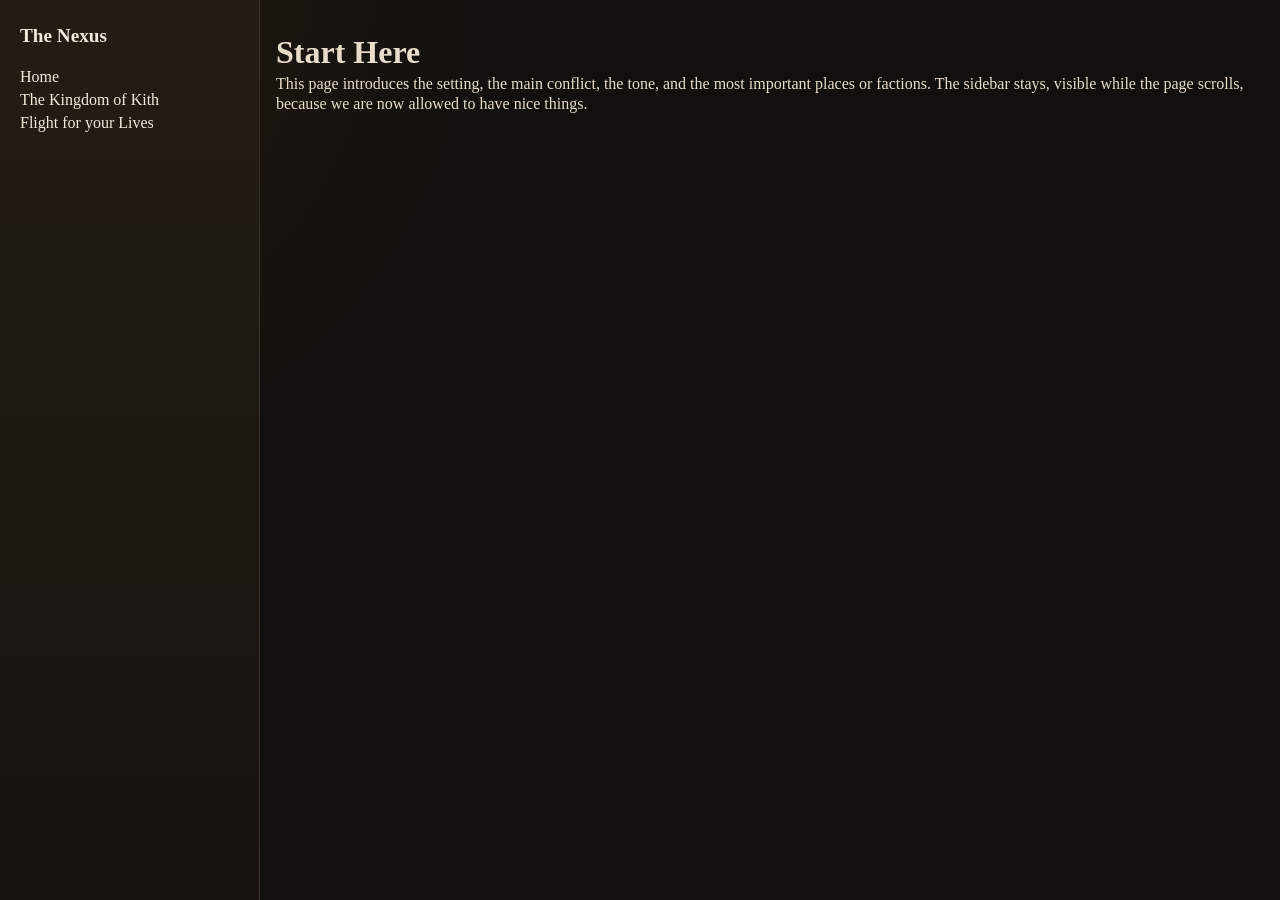
<file: index.html>
<!DOCTYPE html>
<html lang="en">
<head>
  <meta charset="UTF-8" />
  <meta name="viewport" content="width=device-width, initial-scale=1.0" />

  <title>The Nexus</title>
  <link rel="stylesheet" href="style.css" />
</head>

<body>
  <div class="site-layout">
    <aside class="sidebar">
      <div class="site-title">
        <a href="index.html">The Nexus</a>
      </div>

      <nav class="site-nav" aria-label="Main navigation">
  <a href="index.html">Home</a>
  <a href="kithhome.html">The Kingdom of Kith</a>
  <a href="flight.html">Flight for your Lives</a>
</nav>
    </aside>

    <main class="page-content">
      <section class="content-section">
        <h2>Start Here</h2>
        <p>
          This page introduces the setting, the main conflict, the tone, and the most important places or factions. The sidebar stays, visible while the page scrolls, because we are now allowed to have nice things.
        </p>
      </section>    
    </main>
  </div>
</body>
</html>
</file>
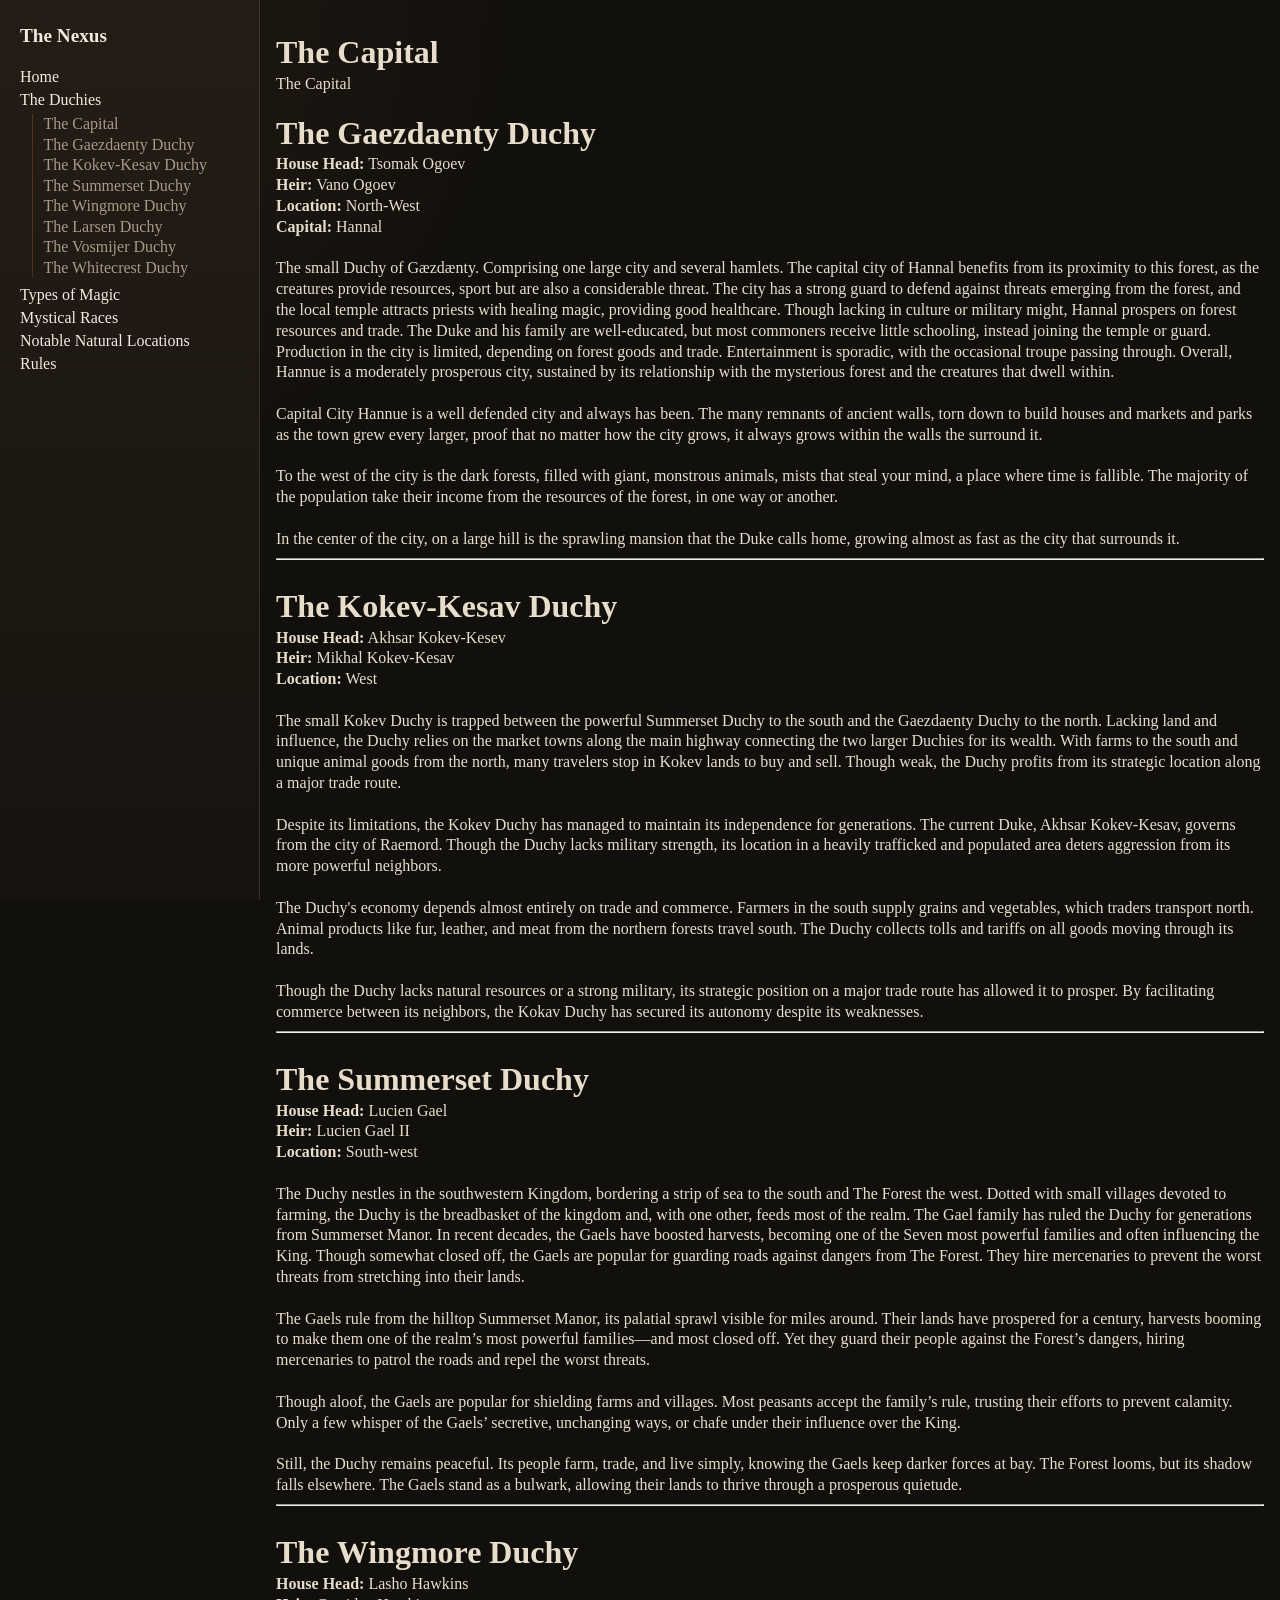
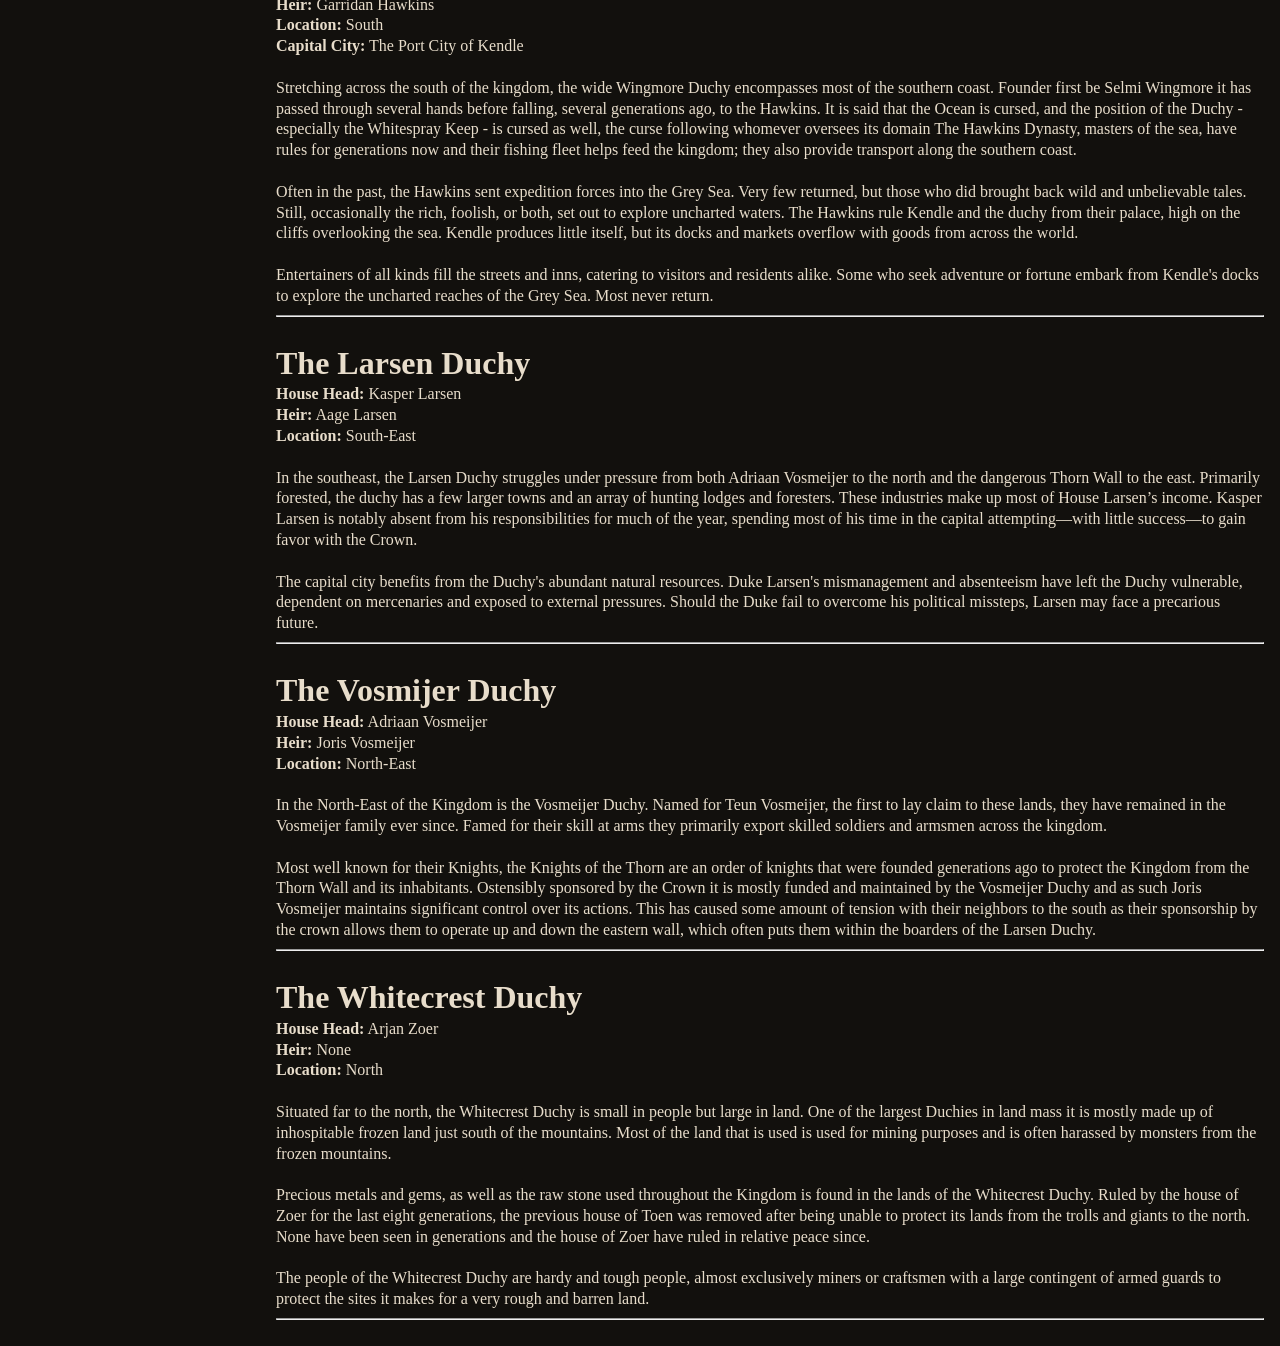
<file: duchies.html>
<!DOCTYPE html>
<html lang="en">
<head>
  <meta charset="UTF-8" />
  <meta name="viewport" content="width=device-width, initial-scale=1.0" />

  <title>The Duchies | The Nexus</title>

  <link rel="stylesheet" href="style.css" />
</head>

<body>
  <div class="site-layout">
    <aside class="sidebar">
      <div class="site-title">
        <a href="index.html">The Nexus</a>
      </div>

<nav class="site-nav" aria-label="Main navigation">
  <a href="index.html">Home</a>

  <a href="duchies.html">The Duchies</a>
  <div class="sidebar-subnav" aria-label="Duchy navigation">
    <a href="duchies.html#capital">The Capital</a>
    <a href="duchies.html#duchy-one">The Gaezdaenty Duchy</a>
    <a href="duchies.html#duchy-two">The Kokev-Kesav Duchy</a>
	<a href="duchies.html#duchy-three">The Summerset Duchy</a>
	<a href="duchies.html#duchy-four">The Wingmore Duchy</a>
	<a href="duchies.html#duchy-five">The Larsen Duchy</a>
	<a href="duchies.html#duchy-six">The Vosmijer Duchy</a>
	<a href="duchies.html#duchy-seven">The Whitecrest Duchy</a>
  </div>
  <a href="magic.html">Types of Magic</a>
  <a href="mystical-races.html">Mystical Races</a>
  <a href="notable-natural-locations.html">Notable Natural Locations</a>
  <a href="rules.html">Rules</a>
</nav>
    </aside>

    <main class="page-content">
      <section id="capital" class="content-section">
        <h2>The Capital</h2>
        <p> The Capital</p>
      </section>

      <section id="duchy-one" class="content-section">
        <h2>The Gaezdaenty Duchy</h2>

        <p>
          <strong>House Head:</strong> Tsomak Ogoev<br>
<strong>Heir:</strong> Vano Ogoev<br>
<strong>Location:</strong> North-West<br>
<strong>Capital:</strong> Hannal<br><br>

The small Duchy of Gæzdænty. Comprising one large city and several hamlets. The capital city of Hannal benefits from its proximity to this forest, as the creatures provide resources, sport but are also a considerable threat. The city has a strong guard to defend against threats emerging from the forest, and the local temple attracts priests with healing magic, providing good healthcare. Though lacking in culture or military might, Hannal prospers on forest resources and trade. The Duke and his family are well-educated, but most commoners receive little schooling, instead joining the temple or guard. Production in the city is limited, depending on forest goods and trade. Entertainment is sporadic, with the occasional troupe passing through. Overall, Hannue is a moderately prosperous city, sustained by its relationship with the mysterious forest and the creatures that dwell within.<br><br>

Capital City Hannue is a well defended city and always has been. The many remnants of ancient walls, torn down to build houses and markets and parks as the town grew every larger, proof that no matter how the city grows, it always grows within the walls the surround it.<br><br>

To the west of the city is the dark forests, filled with giant, monstrous animals, mists that steal your mind, a place where time is fallible. The majority of the population take their income from the resources of the forest, in one way or another.<br><br>

In the center of the city, on a large hill is the sprawling mansion that the Duke calls home, growing almost as fast as the city that surrounds it. </p><hr>
      </section>

      <section id="duchy-two" class="content-section">
        <h2>The Kokev-Kesav Duchy</h2>

        <p>
         <strong>House Head:</strong> Akhsar Kokev-Kesev<br>
<strong>Heir:</strong> Mikhal Kokev-Kesav<br>
<strong>Location:</strong> West<br><br>

The small Kokev Duchy is trapped between the powerful Summerset Duchy to the south and the Gaezdaenty Duchy to the north. Lacking land and influence, the Duchy relies on the market towns along the main highway connecting the two larger Duchies for its wealth. With farms to the south and unique animal goods from the north, many travelers stop in Kokev lands to buy and sell. Though weak, the Duchy profits from its strategic location along a major trade route.<br><br>

Despite its limitations, the Kokev Duchy has managed to maintain its independence for generations. The current Duke, Akhsar Kokev-Kesav, governs from the city of Raemord. Though the Duchy lacks military strength, its location in a heavily trafficked and populated area deters aggression from its more powerful neighbors.<br><br>

The Duchy's economy depends almost entirely on trade and commerce. Farmers in the south supply grains and vegetables, which traders transport north. Animal products like fur, leather, and meat from the northern forests travel south. The Duchy collects tolls and tariffs on all goods moving through its lands.<br><br>

Though the Duchy lacks natural resources or a strong military, its strategic position on a major trade route has allowed it to prosper. By facilitating commerce between its neighbors, the Kokav Duchy has secured its autonomy despite its weaknesses.<hr>
        </p>
      </section>

      <section id="duchy-three" class="content-section">
        <h2>The Summerset Duchy</h2>

        <p>
          <strong>House Head:</strong> Lucien Gael<br>
<strong>Heir:</strong> Lucien Gael II<br>
<strong>Location:</strong> South-west<br>
<br>
The Duchy nestles in the southwestern Kingdom, bordering a strip of sea to the south and The Forest the west. Dotted with small villages devoted to farming, the Duchy is the breadbasket of the kingdom and, with one other, feeds most of the realm. The Gael family has ruled the Duchy for generations from Summerset Manor. In recent decades, the Gaels have boosted harvests, becoming one of the Seven most powerful families and often influencing the King. Though somewhat closed off, the Gaels are popular for guarding roads against dangers from The Forest. They hire mercenaries to prevent the worst threats from stretching into their lands.<br><br>

The Gaels rule from the hilltop Summerset Manor, its palatial sprawl visible for miles around. Their lands have prospered for a century, harvests booming to make them one of the realm’s most powerful families—and most closed off. Yet they guard their people against the Forest’s dangers, hiring mercenaries to patrol the roads and repel the worst threats.<br><br>

Though aloof, the Gaels are popular for shielding farms and villages. Most peasants accept the family’s rule, trusting their efforts to prevent calamity. Only a few whisper of the Gaels’ secretive, unchanging ways, or chafe under their influence over the King.<br><br>

Still, the Duchy remains peaceful. Its people farm, trade, and live simply, knowing the Gaels keep darker forces at bay. The Forest looms, but its shadow falls elsewhere. The Gaels stand as a bulwark, allowing their lands to thrive through a prosperous quietude.<hr>
        </p>
      </section>

      <section id="duchy-four" class="content-section">
        <h2>The Wingmore Duchy</h2>

        <p>
        <strong> House Head:</strong> Lasho Hawkins<br>
<strong>Heir:</strong> Garridan Hawkins<br>
<strong>Location:</strong> South<br>
<strong>Capital City:</strong> The Port City of Kendle <br><br>
			
Stretching across the south of the kingdom, the wide Wingmore Duchy encompasses most of the southern coast. Founder first be Selmi Wingmore it has passed through several hands before falling, several generations ago, to the Hawkins. It is said that the Ocean is cursed, and the position of the Duchy - especially the Whitespray Keep - is cursed as well, the curse following whomever oversees its domain The Hawkins Dynasty, masters of the sea, have rules for generations now and their fishing fleet helps feed the kingdom; they also provide transport along the southern coast.<br><br> 
			
Often in the past, the Hawkins sent expedition forces into the Grey Sea. Very few returned, but those who did brought back wild and unbelievable tales. Still, occasionally the rich, foolish, or both, set out to explore uncharted waters. The Hawkins rule Kendle and the duchy from their palace, high on the cliffs overlooking the sea. Kendle produces little itself, but its docks and markets overflow with goods from across the world. <br><br>
			
Entertainers of all kinds fill the streets and inns, catering to visitors and residents alike. Some who seek adventure or fortune embark from Kendle's docks to explore the uncharted reaches of the Grey Sea. Most never return.<hr>
        </p>
      </section>

      <section id="duchy-five" class="content-section">
        <h2>The Larsen Duchy</h2>

        <p>
          <strong>House Head:</strong> Kasper Larsen<br>
<strong>Heir:</strong> Aage Larsen<br>
<strong>Location:</strong> South-East<br><br>

In the southeast, the Larsen Duchy struggles under pressure from both Adriaan Vosmeijer to the north and the dangerous Thorn Wall to the east. Primarily forested, the duchy has a few larger towns and an array of hunting lodges and foresters. These industries make up most of House Larsen’s income. Kasper Larsen is notably absent from his responsibilities for much of the year, spending most of his time in the capital attempting—with little success—to gain favor with the Crown.<br><br>

The capital city benefits from the Duchy's abundant natural resources. Duke Larsen's mismanagement and absenteeism have left the Duchy vulnerable, dependent on mercenaries and exposed to external pressures. Should the Duke fail to overcome his political missteps, Larsen may face a precarious future.<hr>
        </p>
      </section>

      <section id="duchy-six" class="content-section">
        <h2>The Vosmijer Duchy</h2>

        <p>
         <strong>House Head:</strong> Adriaan Vosmeijer <br>
		<strong>Heir:</strong> Joris Vosmeijer <br>
		<strong>Location:</strong> North-East<br><br>

In the North-East of the Kingdom is the Vosmeijer Duchy. Named for Teun Vosmeijer, the first to lay claim to these lands, they have remained in the Vosmeijer family ever since. Famed for their skill at arms they primarily export skilled soldiers and armsmen across the kingdom.<br><br>

Most well known for their Knights, the Knights of the Thorn are an order of knights that were founded generations ago to protect the Kingdom from the Thorn Wall and its inhabitants. Ostensibly sponsored by the Crown it is mostly funded and maintained by the Vosmeijer Duchy and as such Joris Vosmeijer maintains significant control over its actions. This has caused some amount of tension with their neighbors to the south as their sponsorship by the crown allows them to operate up and down the eastern wall, which often puts them within the boarders of the Larsen Duchy.<hr>
        </p>
      </section>

      <section id="duchy-seven" class="content-section">
        <h2>The Whitecrest Duchy</h2>

        <p>         <strong>House Head:</strong> Arjan Zoer<br>
<strong>Heir:</strong> None<br>
<strong>Location:</strong> North<br><br>

Situated far to the north, the Whitecrest Duchy is small in people but large in land. One of the largest Duchies in land mass it is mostly made up of inhospitable frozen land just south of the mountains. Most of the land that is used is used for mining purposes and is often harassed by monsters from the frozen mountains.<br><br>

Precious metals and gems, as well as the raw stone used throughout the Kingdom is found in the lands of the Whitecrest Duchy. Ruled by the house of Zoer for the last eight generations, the previous house of Toen was removed after being unable to protect its lands from the trolls and giants to the north. None have been seen in generations and the house of Zoer have ruled in relative peace since.<br><br>

The people of the Whitecrest Duchy are hardy and tough people, almost exclusively miners or craftsmen with a large contingent of armed guards to protect the sites it makes for a very rough and barren land.<hr>
        </p>
      </section>

    </main>

  </div>
</body>
</html>
</file>
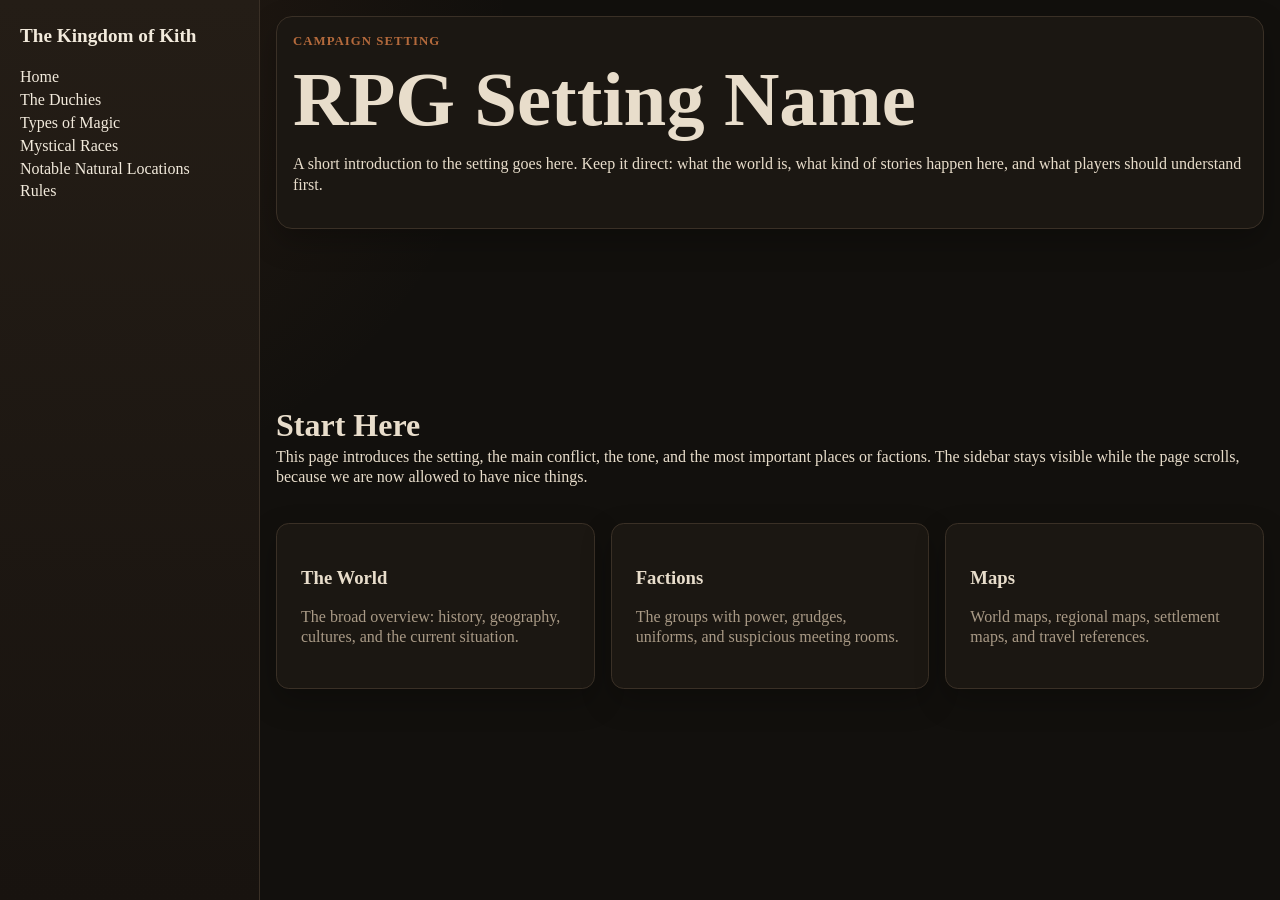
<file: flight.html>
<!DOCTYPE html>
<html lang="en">
<head>
  <meta charset="UTF-8" />
  <meta name="viewport" content="width=device-width, initial-scale=1.0" />

  <title>The Nexus</title>
  <link rel="stylesheet" href="style.css" />
</head>

<body>
  <div class="site-layout">
    <aside class="sidebar">
      <div class="site-title">
        <a href="index.html">The Kingdom of Kith</a>
      </div>

      <nav class="site-nav" aria-label="Main navigation">
  <a href="index.html">Home</a>
  <a href="duchies.html">The Duchies</a>
  <a href="types-of-magic.html">Types of Magic</a>
  <a href="mystical-races.html">Mystical Races</a>
  <a href="notable-natural-locations.html">Notable Natural Locations</a>
  <a href="rules.html">Rules</a>
</nav>
    </aside>

    <main class="page-content">
      <section class="hero">
        <p class="eyebrow">Campaign Setting</p>
        <h1>RPG Setting Name</h1>
        <p>
          A short introduction to the setting goes here. Keep it direct:
          what the world is, what kind of stories happen here, and what
          players should understand first.
        </p>
      </section>

      <section class="content-section">
        <h2>Start Here</h2>
        <p>
          This page introduces the setting, the main conflict, the tone,
          and the most important places or factions. The sidebar stays
          visible while the page scrolls, because we are now allowed to
          have nice things.
        </p>
      </section>

      <section class="card-grid">
        <a class="card" href="world.html">
          <h3>The World</h3>
          <p>The broad overview: history, geography, cultures, and the current situation.</p>
        </a>

        <a class="card" href="factions.html">
          <h3>Factions</h3>
          <p>The groups with power, grudges, uniforms, and suspicious meeting rooms.</p>
        </a>

        <a class="card" href="maps.html">
          <h3>Maps</h3>
          <p>World maps, regional maps, settlement maps, and travel references.</p>
        </a>
      </section>
    </main>
  </div>
</body>
</html>
</file>
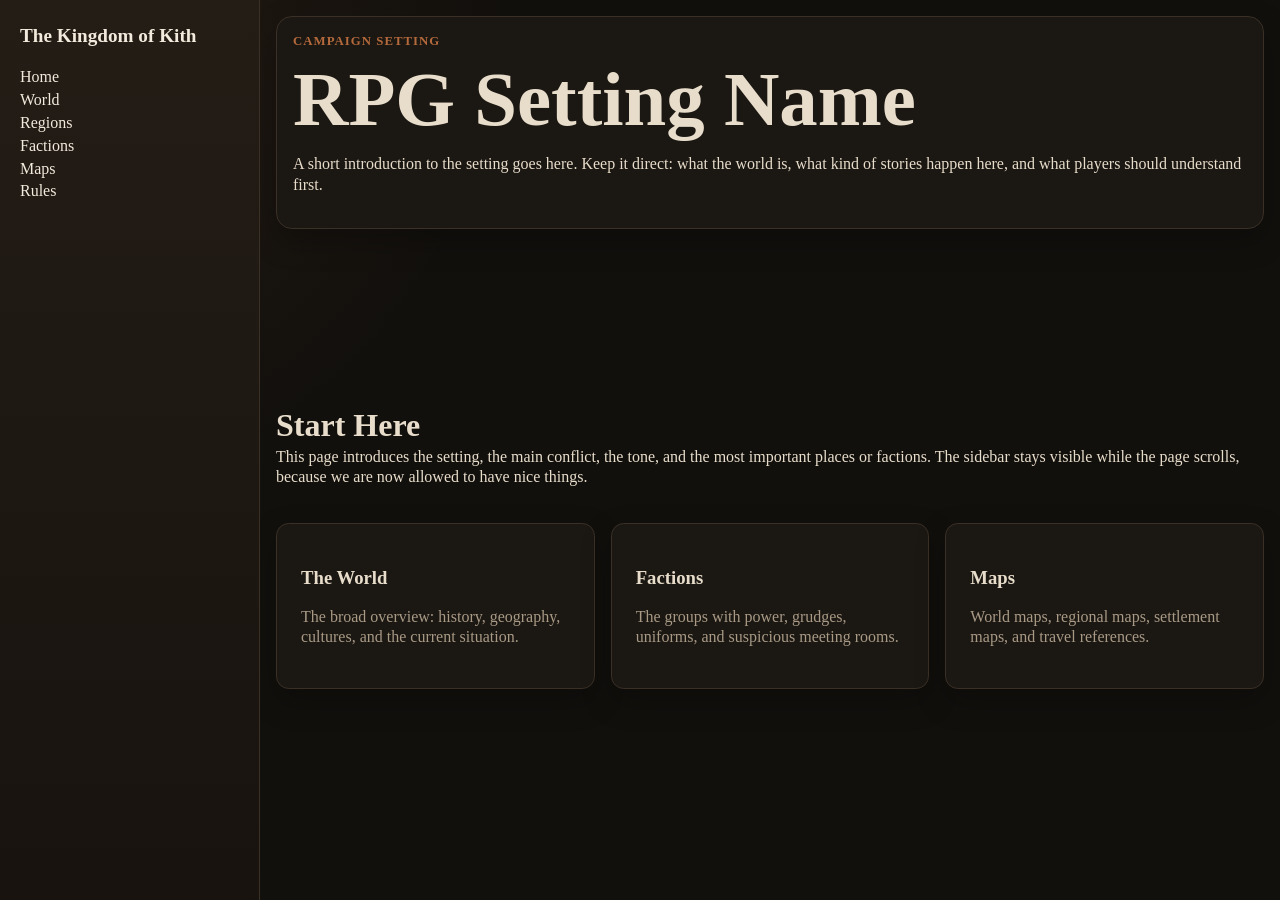
<file: index - Copy (5).html>
<!DOCTYPE html>
<html lang="en">
<head>
  <meta charset="UTF-8" />
  <meta name="viewport" content="width=device-width, initial-scale=1.0" />

  <title>RPG Setting Name</title>
  <link rel="stylesheet" href="style.css" />
</head>

<body>
  <div class="site-layout">
    <aside class="sidebar">
      <div class="site-title">
        <a href="index.html">The Kingdom of Kith</a>
      </div>

      <nav class="site-nav" aria-label="Main navigation">
        <a href="index.html">Home&nbsp;</a>
        <a href="world.html">World</a>
        <a href="regions.html">Regions</a>
        <a href="factions.html">Factions</a>
        <a href="maps.html">Maps</a>
        <a href="rules.html">Rules</a>
      </nav>
    </aside>

    <main class="page-content">
      <section class="hero">
        <p class="eyebrow">Campaign Setting</p>
        <h1>RPG Setting Name</h1>
        <p>
          A short introduction to the setting goes here. Keep it direct:
          what the world is, what kind of stories happen here, and what
          players should understand first.
        </p>
      </section>

      <section class="content-section">
        <h2>Start Here</h2>
        <p>
          This page introduces the setting, the main conflict, the tone,
          and the most important places or factions. The sidebar stays
          visible while the page scrolls, because we are now allowed to
          have nice things.
        </p>
      </section>

      <section class="card-grid">
        <a class="card" href="world.html">
          <h3>The World</h3>
          <p>The broad overview: history, geography, cultures, and the current situation.</p>
        </a>

        <a class="card" href="factions.html">
          <h3>Factions</h3>
          <p>The groups with power, grudges, uniforms, and suspicious meeting rooms.</p>
        </a>

        <a class="card" href="maps.html">
          <h3>Maps</h3>
          <p>World maps, regional maps, settlement maps, and travel references.</p>
        </a>
      </section>
    </main>
  </div>
</body>
</html>
</file>
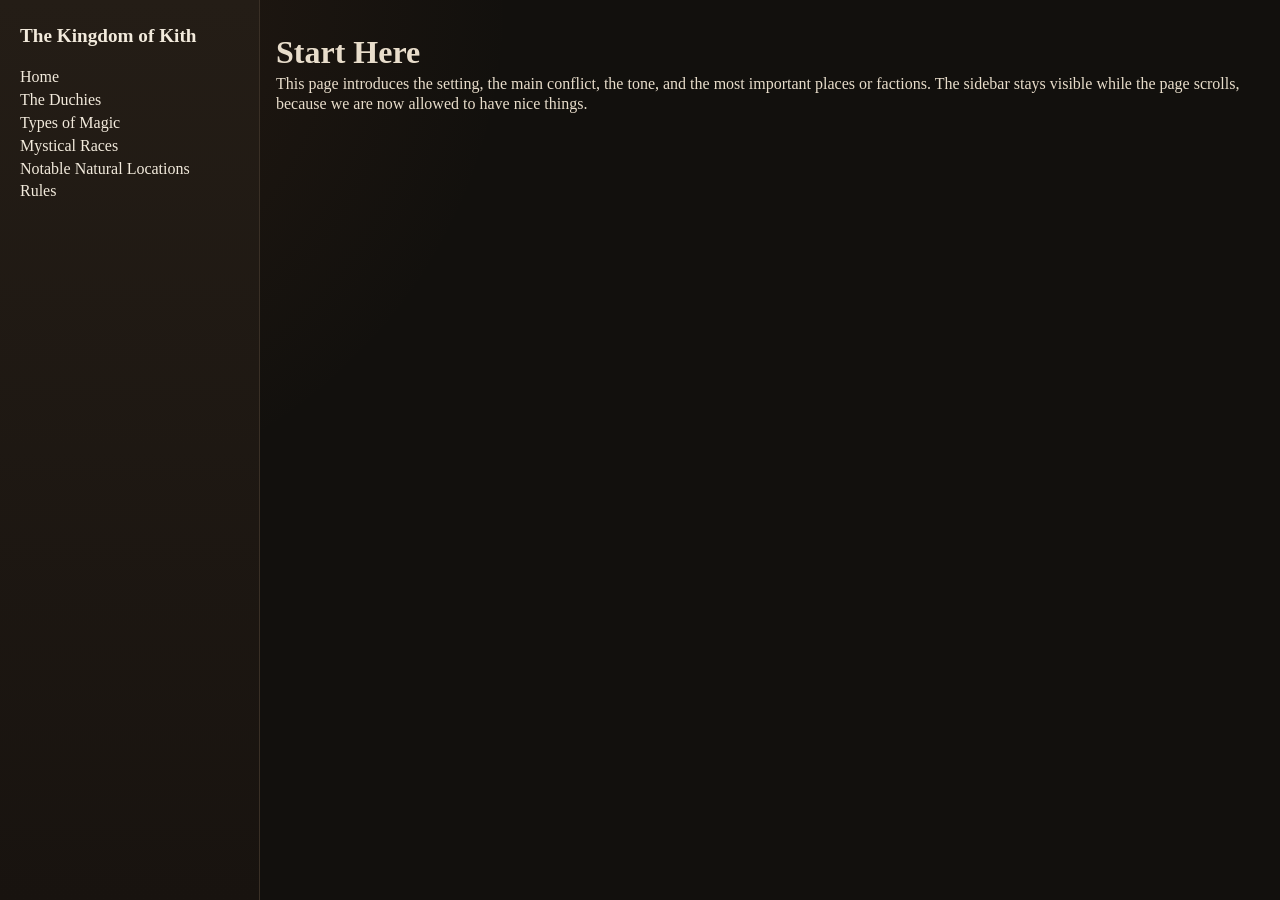
<file: kithhome.html>
<!DOCTYPE html>
<html lang="en">
<head>
  <meta charset="UTF-8" />
  <meta name="viewport" content="width=device-width, initial-scale=1.0" />

  <title>The Kingdom of Kith</title>
  <link rel="stylesheet" href="style.css" />
</head>

<body>
  <div class="site-layout">
    <aside class="sidebar">
      <div class="site-title">
        <a href="kithhome.html">The Kingdom of Kith</a>
      </div>

      <nav class="site-nav" aria-label="Main navigation">
  <a href="index.html">Home</a>
  <a href="duchies.html">The Duchies</a>
  <a href="magic.html">Types of Magic</a>
  <a href="mystical-races.html">Mystical Races</a>
  <a href="notable-natural-locations.html">Notable Natural Locations</a>
  <a href="rules.html">Rules</a>
</nav>
    </aside>

    <main class="page-content">
     <section class="content-section">
        <h2>Start Here</h2>
        <p>
          This page introduces the setting, the main conflict, the tone,
          and the most important places or factions. The sidebar stays
          visible while the page scrolls, because we are now allowed to
          have nice things.
        </p>
      </section>
    </main>
  </div>
</body>
</html>
</file>
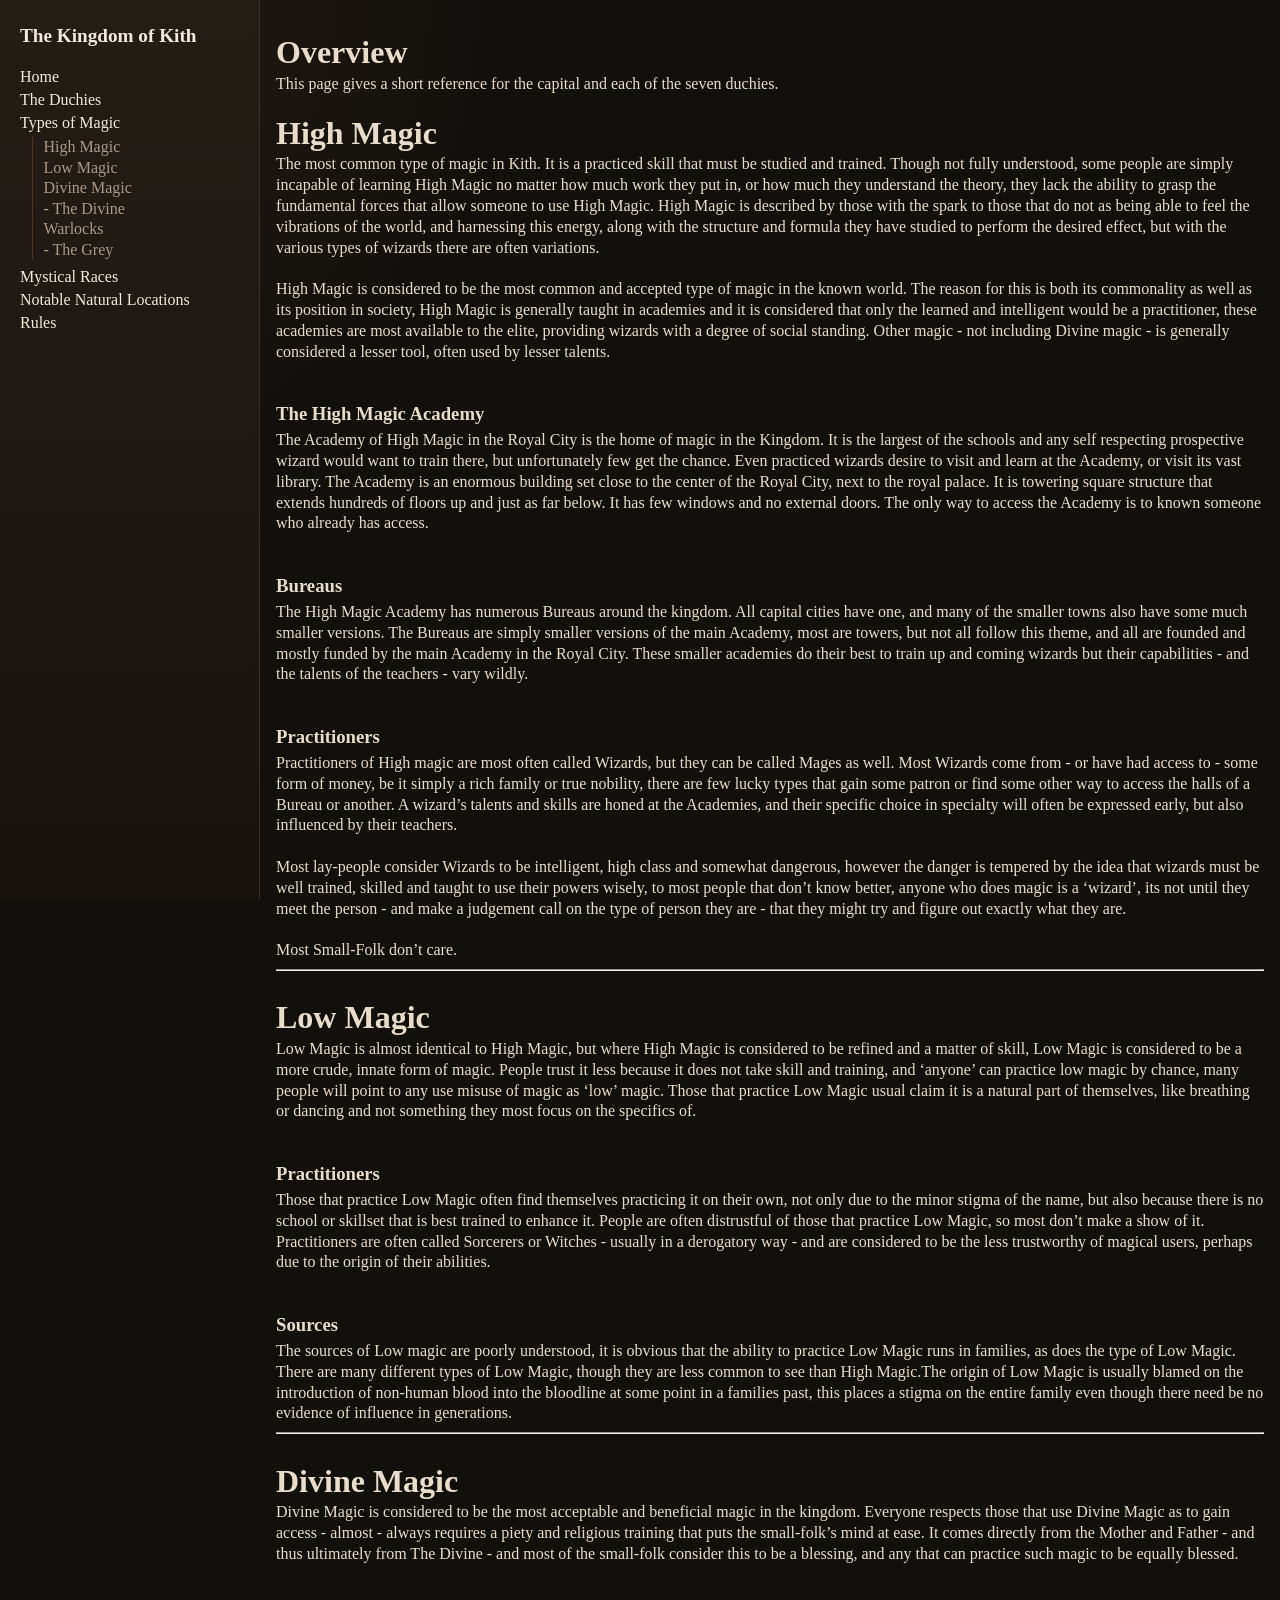
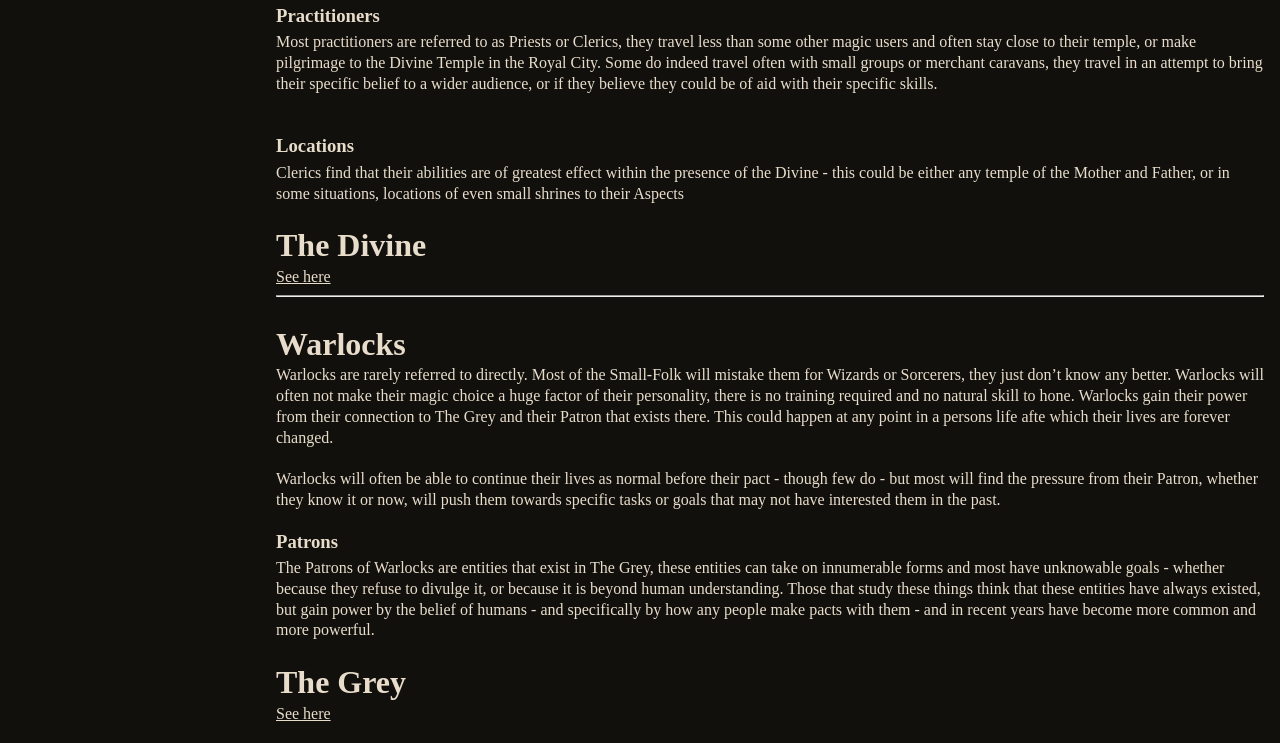
<file: magic.html>
<!DOCTYPE html>
<html lang="en">
<head>
  <meta charset="UTF-8" />
  <meta name="viewport" content="width=device-width, initial-scale=1.0" />

  <title>The Kingdom of Kith</title>
  <link rel="stylesheet" href="style.css" />
</head>

<body>
<div class="site-layout">
  <aside class="sidebar">
      <div class="site-title">
        <a href="index.html">The Kingdom of Kith</a>
      </div>

<nav class="site-nav" aria-label="Main navigation">
  <a href="index.html">Home</a>

  <a href="duchies.html">The Duchies</a>
  <a href="magic.html">Types of Magic</a>
	<div class="sidebar-subnav" aria-label="Duchy navigation">
    <a href="magic.html#high-magic">High Magic</a>
    <a href="magic.html#low-magic">Low Magic</a>
    <a href="magic.html#divine-magic">Divine Magic</a>
		<a href="divine.html">- The Divine</a>
	  <a href="magic.html#warlocks">Warlocks</a>
  	<a href="grey.html">- The Grey</a></div>
  <a href="mystical-races.html">Mystical Races</a>
  <a href="notable-natural-locations.html">Notable Natural Locations</a>
  <a href="rules.html">Rules</a>
</nav>
  </aside>

  <main class="page-content">
    <section class="content-section">
      <h2>Overview</h2>
      <p>
        This page gives a short reference for the capital and each of the seven
        duchies.
      </p></section>   
    <section id="high-magic" class="content-section">
      <h2>High Magic</h2>
      <p>
        The most common type of magic in Kith. It is a practiced skill that must be studied and trained. Though not fully understood, some people are simply incapable of learning High Magic no matter how much work they put in, or how much they understand the theory, they lack the ability to grasp the fundamental forces that allow someone to use High Magic. High Magic is described by those with the spark to those that do not as being able to feel the vibrations of the world, and harnessing this energy, along with the structure and formula they have studied to perform the desired effect, but with the various types of wizards there are often variations.<br><br>

High Magic is considered to be the most common and accepted type of magic in the known world. The reason for this is both its commonality as well as its position in society, High Magic is generally taught in academies and it is considered that only the learned and intelligent would be a practitioner, these academies are most available to the elite, providing wizards with a degree of social standing. Other magic - not including Divine magic - is generally considered a lesser tool, often used by lesser talents.<br><br>
			
		  <h3>The High Magic Academy</h3>
      <p> The Academy of High Magic in the Royal City is the home of magic in the Kingdom. It is the largest of the schools and any self respecting prospective wizard would want to train there, but unfortunately few get the chance. Even practiced wizards desire to visit and learn at the Academy, or visit its vast library. The Academy is an enormous building set close to the center of the Royal City, next to the royal palace. It is towering square structure that extends hundreds of floors up and just as far below. It has few windows and no external doors. The only way to access the Academy is to known someone who already has access.</p><br>
          
<h3>Bureaus</h3>
<p>The High Magic Academy has numerous Bureaus around the kingdom. All capital cities have one, and many of the smaller towns also have some much smaller versions. The Bureaus are simply smaller versions of the main Academy, most are towers, but not all follow this theme, and all are founded and mostly funded by the main Academy in the Royal City. These smaller academies do their best to train up and coming wizards but their capabilities - and the talents of the teachers - vary wildly.</p>
		<br>

<h3>Practitioners</h3>

Practitioners of High magic are most often called Wizards, but they can be called Mages as well. Most Wizards come from - or have had access to - some form of money, be it simply a rich family or true nobility, there are few lucky types that gain some patron or find some other way to access the halls of a Bureau or another. A wizard’s talents and skills are honed at the Academies, and their specific choice in specialty will often be expressed early, but also influenced by their teachers.<br><br>

Most lay-people consider Wizards to be intelligent, high class and somewhat dangerous, however the danger is tempered by the idea that wizards must be well trained, skilled and taught to use their powers wisely, to most people that don’t know better, anyone who does magic is a ‘wizard’, its not until they meet the person - and make a judgement call on the type of person they are - that they might try and figure out exactly what they are.<br><br>

Most Small-Folk don’t care.<hr>
    </section>

    <section id="low-magic" class="content-section">
      <h2>Low Magic</h2>
      <p>
Low Magic is almost identical to High Magic, but where High Magic is considered to be refined and a matter of skill, Low Magic is considered to be a more crude, innate form of magic. People trust it less because it does not take skill and training, and ‘anyone’ can practice low magic by chance, many people will point to any use misuse of magic as ‘low’ magic. Those that practice Low Magic usual claim it is a natural part of themselves, like breathing or dancing and not something they most focus on the specifics of.         
      </p><br>
		<h3>Practitioners</h3>
<p>Those that practice Low Magic often find themselves practicing it on their own, not only due to the minor stigma of the name, but also because there is no school or skillset that is best trained to enhance it. People are often distrustful of those that practice Low Magic, so most don’t make a show of it. Practitioners are often called Sorcerers or Witches - usually in a derogatory way - and are considered to be the less trustworthy of magical users, perhaps due to the origin of their abilities.</p>
	<br>
<h3>Sources</h3>
The sources of Low magic are poorly understood, it is obvious that the ability to practice Low Magic runs in families, as does the type of Low Magic. There are many different types of Low Magic, though they are less common to see than High Magic.The origin of Low Magic is usually blamed on the introduction of non-human blood into the bloodline at some point in a families past, this places a stigma on the entire family even though there need be no evidence of influence in generations.<hr>
    </section>

    <section id="divine-magic" class="content-section">
      <h2>Divine Magic</h2>
      <p>Divine Magic is considered to be the most acceptable and beneficial magic in the kingdom. Everyone respects those that use Divine Magic as to gain access - almost - always requires a piety and religious training that puts the small-folk’s mind at ease. It comes directly from the Mother and Father - and thus ultimately from The Divine - and most of the small-folk consider this to be a blessing, and any that can practice such magic to be equally blessed.<br><br>
		  
<h3>Practitioners</h3>
<p>Most practitioners are referred to as Priests or Clerics, they travel less than some other magic users and often stay close to their temple, or make pilgrimage to the Divine Temple in the Royal City. Some do indeed travel often with small groups or merchant caravans, they travel in an attempt to bring their specific belief to a wider audience, or if they believe they could be of aid with their specific skills.</p><br>
		
<h3>Locations</h3>
<p>Clerics find that their abilities are of greatest effect within the presence of the Divine - this could be either any temple of the Mother and Father, or in some situations, locations of even small shrines to their Aspects</p><br>
		
<h2>The Divine</h2>

<a href="thedivine.html">See here</a>
      </p><hr>
    </section>

    <section id="warlocks" class="content-section">
      <h2>Warlocks</h2>
      <p>Warlocks are rarely referred to directly. Most of the Small-Folk will mistake them for Wizards or Sorcerers, they just don’t know any better. Warlocks will often not make their magic choice a huge factor of their personality, there is no training required and no natural skill to hone. Warlocks gain their power from their connection to The Grey and their Patron that exists there. This could happen at any point in a persons life afte which their lives are forever changed.<br><br>
Warlocks will often be able to continue their lives as normal before their pact - though few do - but most will find the pressure from their Patron, whether they know it or now, will push them towards specific tasks or goals that may not have interested them in the past.<br>

		  <h3>Patrons</h3>
<p>The Patrons of Warlocks are entities that exist in The Grey, these entities can take on innumerable forms and most have unknowable goals - whether because they refuse to divulge it, or because it is beyond human understanding. Those that study these things think that these entities have always existed, but gain power by the belief of humans - and specifically by how any people make pacts with them - and in recent years have become more common and more powerful.</p><br>
		
<h2>The Grey</h2>
<a href="types-of-magic.html">See here</a>
      </p>
    </section>

  </main>

  </div>
</body>
</html>
</file>
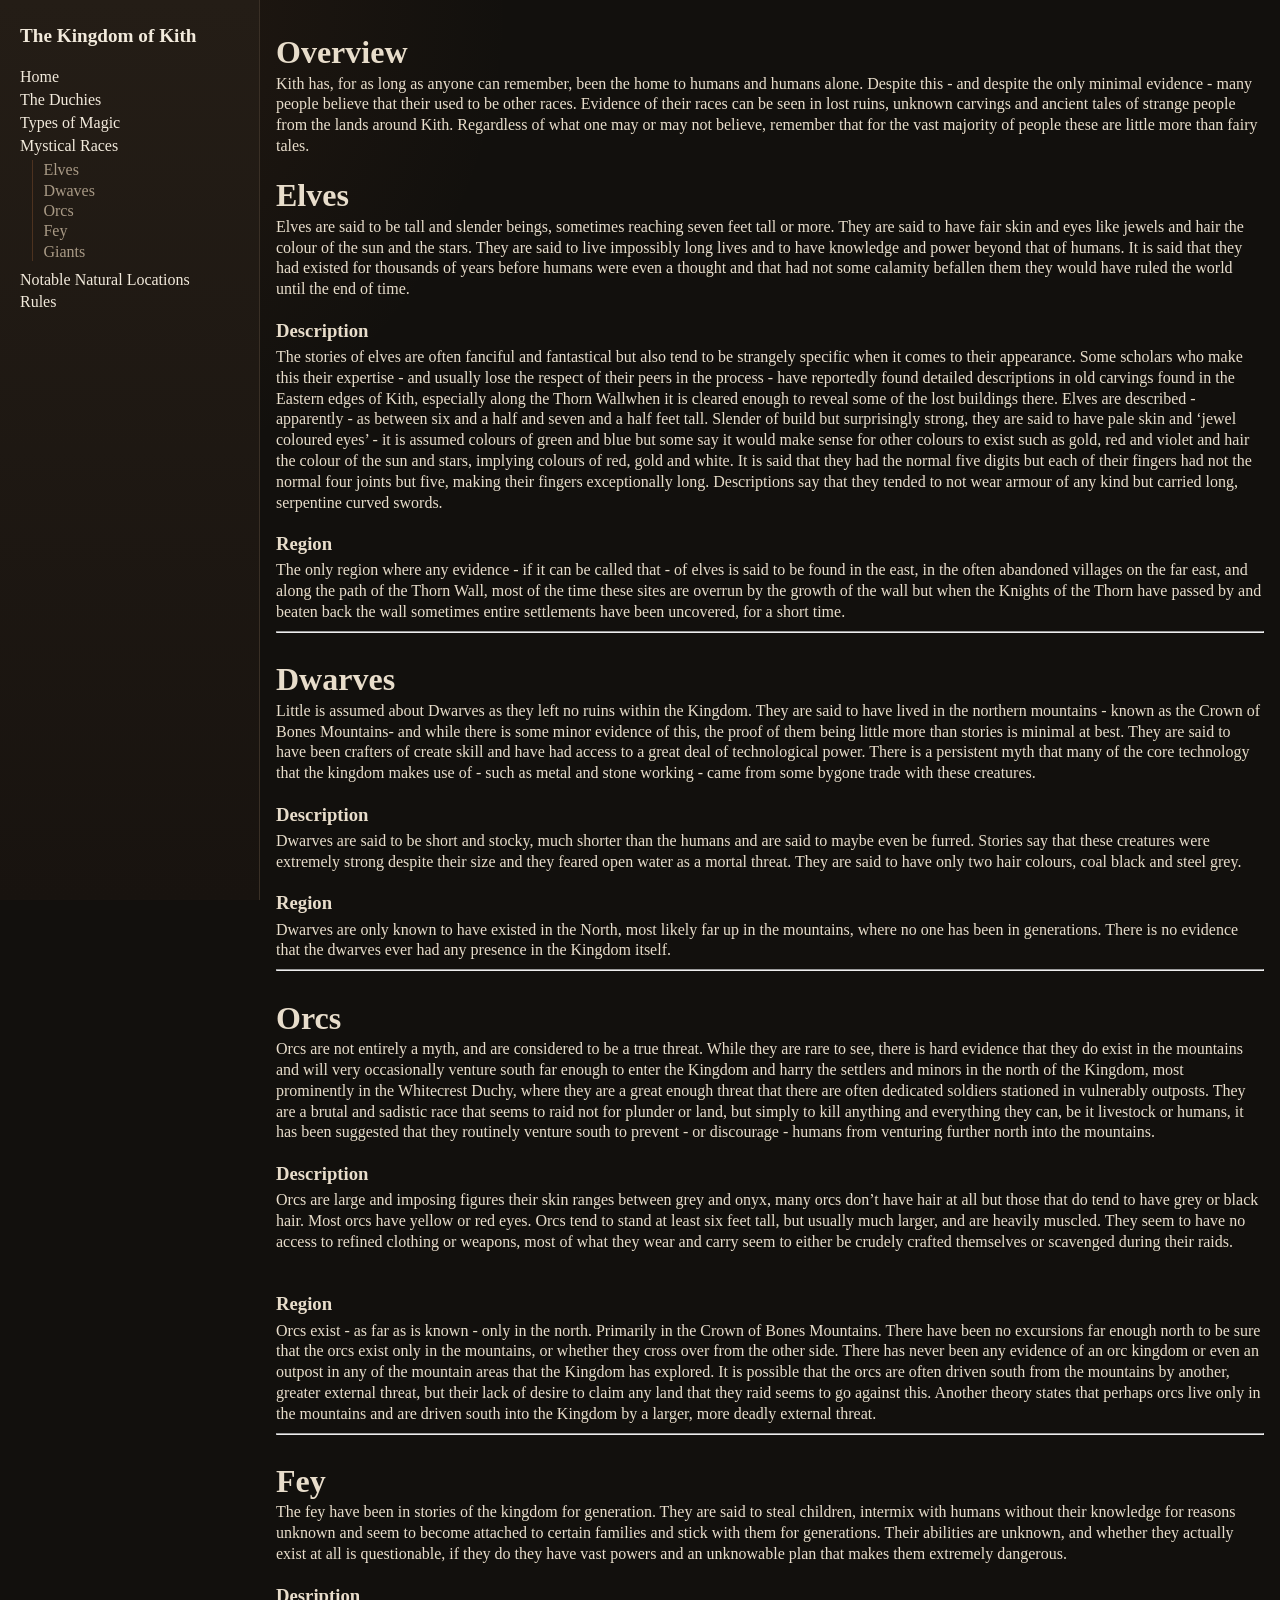
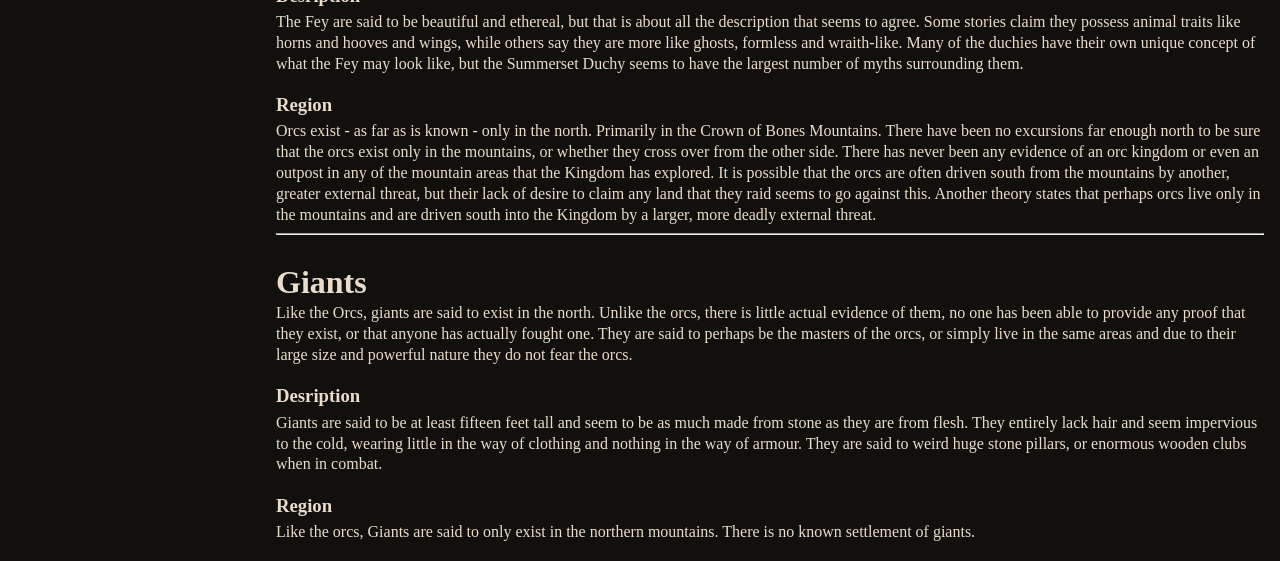
<file: mystical-races.html>
<!DOCTYPE html>
<html lang="en">
<head>
  <meta charset="UTF-8" />
  <meta name="viewport" content="width=device-width, initial-scale=1.0" />

  <title>Kingdom of Kith - Mystical Races</title>
  <link rel="stylesheet" href="style.css" />
</head>

<body>
<div class="site-layout">
  <aside class="sidebar">
      <div class="site-title">
        <a href="index.html">The Kingdom of Kith</a>
      </div>

<nav class="site-nav" aria-label="Main navigation">
  <a href="index.html">Home</a>

  <a href="duchies.html">The Duchies</a>
  <a href="magic.html">Types of Magic</a>
  <a href="mystical-races.html">Mystical Races</a>
	<div class="sidebar-subnav" aria-label="Duchy navigation">
    <a href="mystical-races#Elves">Elves</a>
	<a href="mystical-races#Dwarves">Dwaves</a>
	<a href="mystical-races#Orcs">Orcs</a>
	<a href="mystical-races#Fey">Fey</a>
	<a href="mystical-races#Giants">Giants</a>
</div>
  <a href="notable-natural-locations.html">Notable Natural Locations</a>
  <a href="rules.html">Rules</a>
</nav>
  </aside>

  <main class="page-content">
    <section class="content-section">
      <h2>Overview</h2>
      <p>
        Kith has, for as long as anyone can remember, been the home to humans and humans alone. Despite this - and despite the only minimal evidence - many people believe that their used to be other races. Evidence of their races can be seen in lost ruins, unknown carvings and ancient tales of strange people from the lands around Kith. Regardless of what one may or may not believe, remember that for the vast majority of people these are little more than fairy tales.
      </p></section>   
    <section id="Elves" class="content-section">
      <h2>Elves</h2>
      <p>
      Elves are said to be tall and slender beings, sometimes reaching seven feet tall or more. They are said to have fair skin and eyes like jewels and hair the colour of the sun and the stars. They are said to live impossibly long lives and to have knowledge and power beyond that of humans. It is said that they had existed for thousands of years before humans were even a thought and that had not some calamity befallen them they would have ruled the world until the end of time.
			
		  <h3>Description</h3>
      <p> The stories of elves are often fanciful and fantastical but also tend to be strangely specific when it comes to their appearance. Some scholars who make this their expertise - and usually lose the respect of their peers in the process - have reportedly found detailed descriptions in old carvings found in the Eastern edges of Kith, especially along the Thorn Wallwhen it is cleared enough to reveal some of the lost buildings there.

Elves are described - apparently - as between six and a half and seven and a half feet tall. Slender of build but surprisingly strong, they are said to have pale skin and ‘jewel coloured eyes’ - it is assumed colours of green and blue but some say it would make sense for other colours to exist such as gold, red and violet and hair the colour of the sun and stars, implying colours of red, gold and white. It is said that they had the normal five digits but each of their fingers had not the normal four joints but five, making their fingers exceptionally long.

Descriptions say that they tended to not wear armour of any kind but carried long, serpentine curved swords.</p>
          
<h3>Region</h3>
<p>The only region where any evidence - if it can be called that - of elves is said to be found in the east, in the often abandoned villages on the far east, and along the path of the Thorn Wall, most of the time these sites are overrun by the growth of the wall but when the Knights of the Thorn have passed by and beaten back the wall sometimes entire settlements have been uncovered, for a short time.</p><hr></section>

    <section id="Dwaves" class="content-section">
      <h2>Dwarves</h2>
      <p>Little is assumed about Dwarves as they left no ruins within the Kingdom. They are said to have lived in the northern mountains - known as the Crown of Bones Mountains- and while there is some minor evidence of this, the proof of them being little more than stories is minimal at best. They are said to have been crafters of create skill and have had access to a great deal of technological power. There is a persistent myth that many of the core technology that the kingdom makes use of - such as metal and stone working - came from some bygone trade with these creatures.        
      </p>
		<h3>Description</h3>
<p>Dwarves are said to be short and stocky, much shorter than the humans and are said to maybe even be furred. Stories say that these creatures were extremely strong despite their size and they feared open water as a mortal threat. They are said to have only two hair colours, coal black and steel grey.</p>

<h3>Region</h3>
Dwarves are only known to have existed in the North, most likely far up in the mountains, where no one has been in generations. There is no evidence that the dwarves ever had any presence in the Kingdom itself.<hr>
    </section>

    <section id="Orcs" class="content-section">
      <h2>Orcs</h2>
      <p>Orcs are not entirely a myth, and are considered to be a true threat. While they are rare to see, there is hard evidence that they do exist in the mountains and will very occasionally venture south far enough to enter the Kingdom and harry the settlers and minors in the north of the Kingdom, most prominently in the Whitecrest Duchy, where they are a great enough threat that there are often dedicated soldiers stationed in vulnerably outposts.

They are a brutal and sadistic race that seems to raid not for plunder or land, but simply to kill anything and everything they can, be it livestock or humans, it has been suggested that they routinely venture south to prevent - or discourage - humans from venturing further north into the mountains.
		  
<h3>Description</h3>
<p>Orcs are large and imposing figures their skin ranges between grey and onyx, many orcs don’t have hair at all but those that do tend to have grey or black hair. Most orcs have yellow or red eyes. Orcs tend to stand at least six feet tall, but usually much larger, and are heavily muscled. They seem to have no access to refined clothing or weapons, most of what they wear and carry seem to either be crudely crafted themselves or scavenged during their raids.</p><br>
		
<h3>Region</h3>
<p>Orcs exist - as far as is known - only in the north. Primarily in the Crown of Bones Mountains. There have been no excursions far enough north to be sure that the orcs exist only in the mountains, or whether they cross over from the other side. There has never been any evidence of an orc kingdom or even an outpost in any of the mountain areas that the Kingdom has explored.

It is possible that the orcs are often driven south from the mountains by another, greater external threat, but their lack of desire to claim any land that they raid seems to go against this. Another theory states that perhaps orcs live only in the mountains and are driven south into the Kingdom by a larger, more deadly external threat.</p><hr>    </section>

    <section id="Fey" class="content-section">
      <h2>Fey</h2>
      <p>The fey have been in stories of the kingdom for generation. They are said to steal children, intermix with humans without their knowledge for reasons unknown and seem to become attached to certain families and stick with them for generations. Their abilities are unknown, and whether they actually exist at all is questionable, if they do they have vast powers and an unknowable plan that makes them extremely dangerous.

		  <h3>Desription</h3>
<p>The Fey are said to be beautiful and ethereal, but that is about all the description that seems to agree. Some stories claim they possess animal traits like horns and hooves and wings, while others say they are more like ghosts, formless and wraith-like. Many of the duchies have their own unique concept of what the Fey may look like, but the Summerset Duchy seems to have the largest number of myths surrounding them.</p><h3>Region</h3>
<p>Orcs exist - as far as is known - only in the north. Primarily in the Crown of Bones Mountains. There have been no excursions far enough north to be sure that the orcs exist only in the mountains, or whether they cross over from the other side. There has never been any evidence of an orc kingdom or even an outpost in any of the mountain areas that the Kingdom has explored.

It is possible that the orcs are often driven south from the mountains by another, greater external threat, but their lack of desire to claim any land that they raid seems to go against this. Another theory states that perhaps orcs live only in the mountains and are driven south into the Kingdom by a larger, more deadly external threat.</p><hr></section>

	   <section id="Giants" class="content-section">
      <h2>Giants</h2>
      <p>Like the Orcs, giants are said to exist in the north. Unlike the orcs, there is little actual evidence of them, no one has been able to provide any proof that they exist, or that anyone has actually fought one. They are said to perhaps be the masters of the orcs, or simply live in the same areas and due to their large size and powerful nature they do not fear the orcs.

		  <h3>Desription</h3>
<p>Giants are said to be at least fifteen feet tall and seem to be as much made from stone as they are from flesh. They entirely lack hair and seem impervious to the cold, wearing little in the way of clothing and nothing in the way of armour. They are said to weird huge stone pillars, or enormous wooden clubs when in combat.</p>
		   <h3>Region</h3>
<p>Like the orcs, Giants are said to only exist in the northern mountains. There is no known settlement of giants.</p></section>
  </main>

  </div>
</body>
</html>
</file>
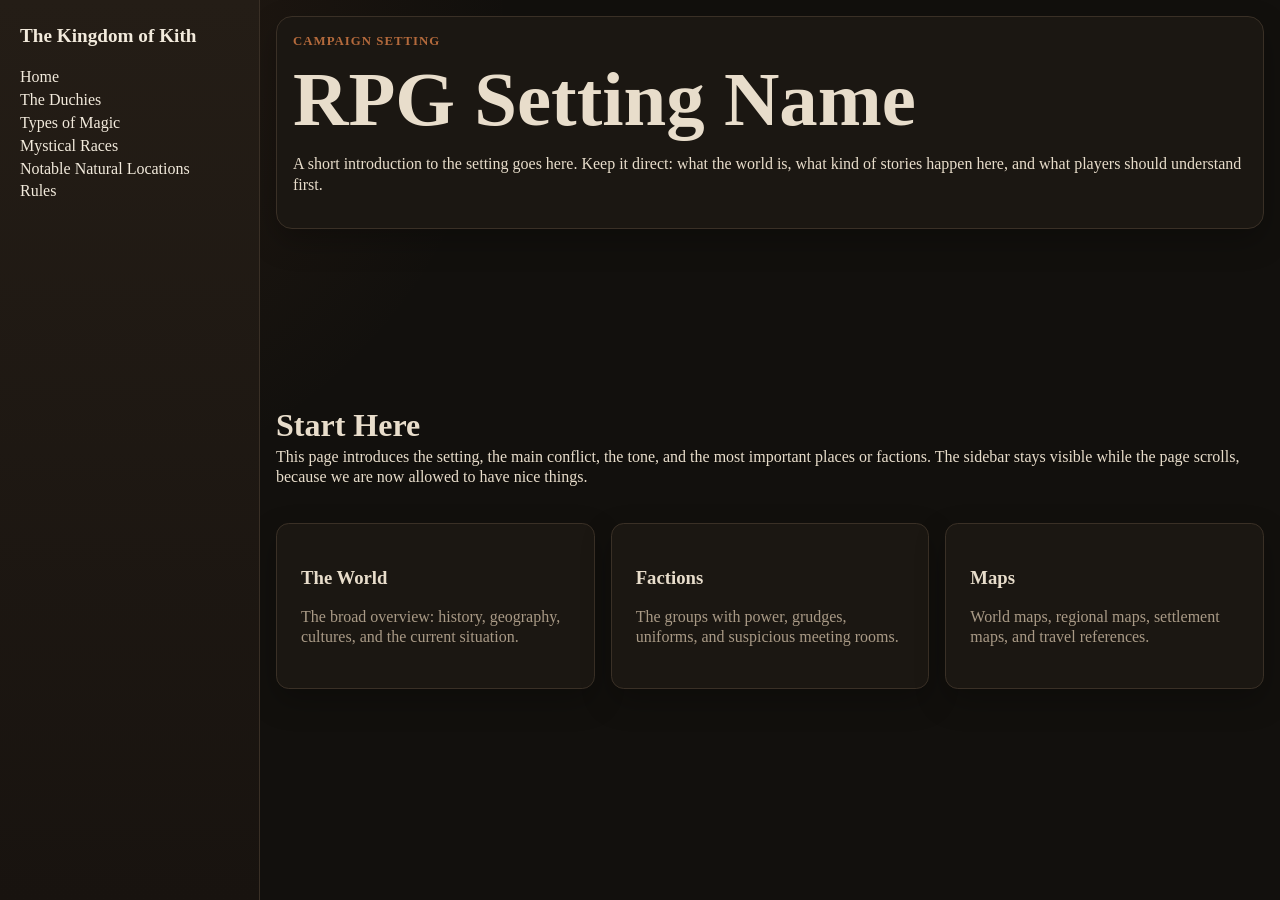
<file: mysticalraces.html>
<!DOCTYPE html>
<html lang="en">
<head>
  <meta charset="UTF-8" />
  <meta name="viewport" content="width=device-width, initial-scale=1.0" />

  <title>RPG Setting Name</title>
  <link rel="stylesheet" href="style.css" />
</head>

<body>
  <div class="site-layout">
    <aside class="sidebar">
      <div class="site-title">
        <a href="index.html">The Kingdom of Kith</a>
      </div>

      <nav class="site-nav" aria-label="Main navigation">
  <a href="index.html">Home</a>
  <a href="duchies.html">The Duchies</a>
  <a href="types-of-magic.html">Types of Magic</a>
  <a href="mystical-races.html">Mystical Races</a>
  <a href="notable-natural-locations.html">Notable Natural Locations</a>
  <a href="rules.html">Rules</a>
</nav>
    </aside>

    <main class="page-content">
      <section class="hero">
        <p class="eyebrow">Campaign Setting</p>
        <h1>RPG Setting Name</h1>
        <p>
          A short introduction to the setting goes here. Keep it direct:
          what the world is, what kind of stories happen here, and what
          players should understand first.
        </p>
      </section>

      <section class="content-section">
        <h2>Start Here</h2>
        <p>
          This page introduces the setting, the main conflict, the tone,
          and the most important places or factions. The sidebar stays
          visible while the page scrolls, because we are now allowed to
          have nice things.
        </p>
      </section>

      <section class="card-grid">
        <a class="card" href="world.html">
          <h3>The World</h3>
          <p>The broad overview: history, geography, cultures, and the current situation.</p>
        </a>

        <a class="card" href="factions.html">
          <h3>Factions</h3>
          <p>The groups with power, grudges, uniforms, and suspicious meeting rooms.</p>
        </a>

        <a class="card" href="maps.html">
          <h3>Maps</h3>
          <p>World maps, regional maps, settlement maps, and travel references.</p>
        </a>
      </section>
    </main>
  </div>
</body>
</html>
</file>
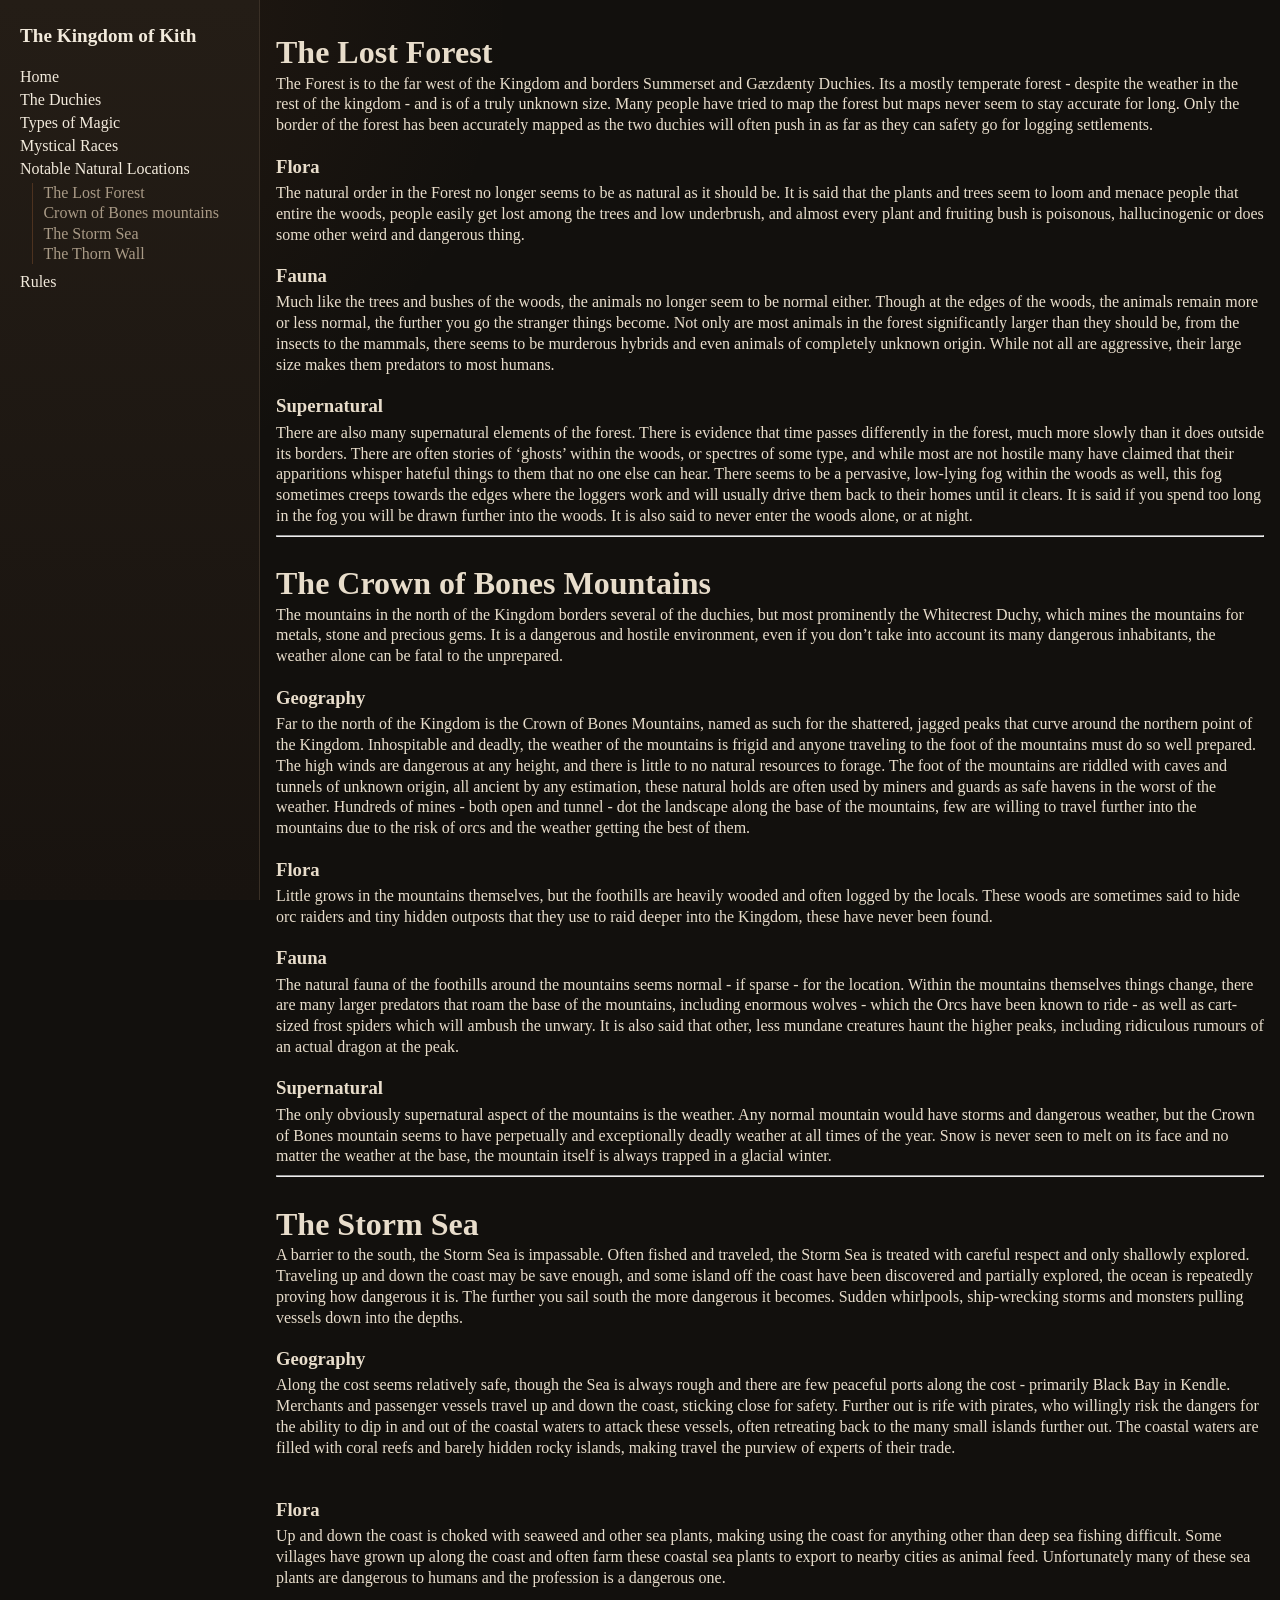
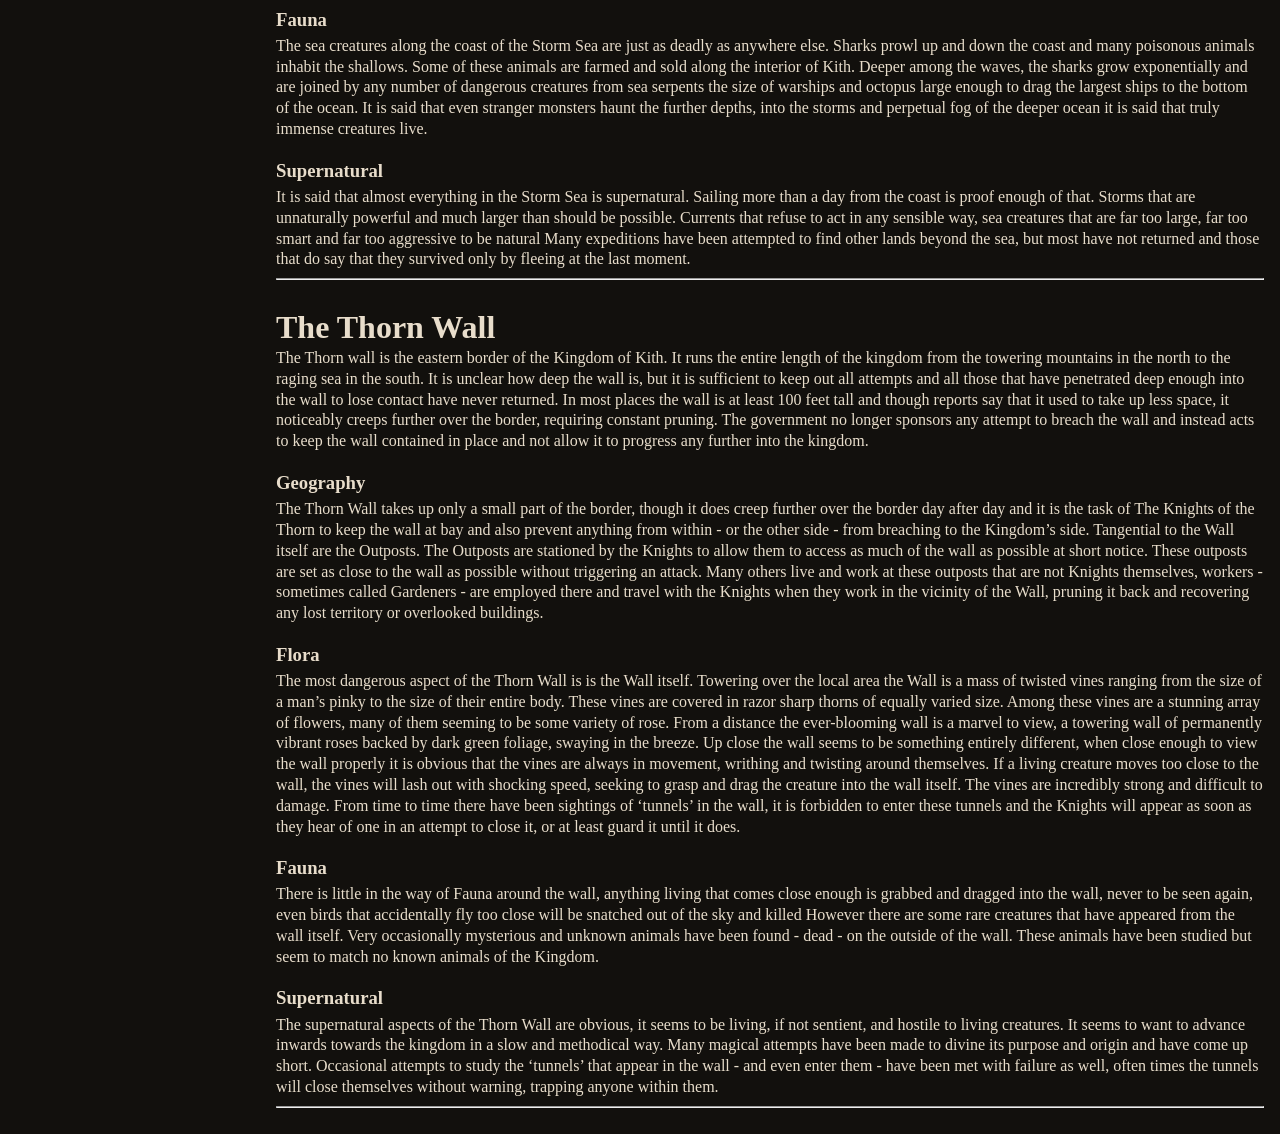
<file: notable-natural-locations.html>
<!DOCTYPE html>
<html lang="en">
<head>
  <meta charset="UTF-8" />
  <meta name="viewport" content="width=device-width, initial-scale=1.0" />

  <title>Kingdom of Kith - Notable Natural Locations</title>
  <link rel="stylesheet" href="style.css" />
</head>

<body>
<div class="site-layout">
  <aside class="sidebar">
      <div class="site-title">
        <a href="index.html">The Kingdom of Kith</a>
      </div>

<nav class="site-nav" aria-label="Main navigation">
  <a href="index.html">Home</a>

  <a href="duchies.html">The Duchies</a>
  <a href="types-of-magic.html">Types of Magic</a>
  <a href="mystical-races.html">Mystical Races</a>
  <a href="notable-natural-locations.html">Notable Natural Locations</a>
	<div class="sidebar-subnav" aria-label="Duchy navigation">
    <a href="notable-natural-locations#forest">The Lost Forest</a>
	<a href="notable-natural-locations#mountains">Crown of Bones mountains</a>
	<a href="notable-natural-locations#stormsea">The Storm Sea</a>
	<a href="notable-natural-locations#thornwall">The Thorn Wall</a>
</div>
  <a href="rules.html">Rules</a>
</nav>
  </aside>

  <main class="page-content">
     <section id="forest" class="content-section">
      <h2>The Lost Forest</h2>
      <p>
      The Forest is to the far west of the Kingdom and borders Summerset and Gæzdænty Duchies. Its a mostly temperate forest - despite the weather in the rest of the kingdom - and is of a truly unknown size. Many people have tried to map the forest but maps never seem to stay accurate for long. Only the border of the forest has been accurately mapped as the two duchies will often push in as far as they can safety go for logging settlements.
			
		  <h3>Flora</h3>
      <p>The natural order in the Forest no longer seems to be as natural as it should be. It is said that the plants and trees seem to loom and menace people that entire the woods, people easily get lost among the trees and low underbrush, and almost every plant and fruiting bush is poisonous, hallucinogenic or does some other weird and dangerous thing.</p>
          
<h3>Fauna</h3>
<p>Much like the trees and bushes of the woods, the animals no longer seem to be normal either. Though at the edges of the woods, the animals remain more or less normal, the further you go the stranger things become.

Not only are most animals in the forest significantly larger than they should be, from the insects to the mammals, there seems to be murderous hybrids and even animals of completely unknown origin. While not all are aggressive, their large size makes them predators to most humans.</p>
		 
<h3>Supernatural</h3>
<p>There are also many supernatural elements of the forest. There is evidence that time passes differently in the forest, much more slowly than it does outside its borders. There are often stories of ‘ghosts’ within the woods, or spectres of some type, and while most are not hostile many have claimed that their apparitions whisper hateful things to them that no one else can hear.

There seems to be a pervasive, low-lying fog within the woods as well, this fog sometimes creeps towards the edges where the loggers work and will usually drive them back to their homes until it clears. It is said if you spend too long in the fog you will be drawn further into the woods.

It is also said to never enter the woods alone, or at night.</p><hr></section>

    <section id="mountains" class="content-section">
      <h2>The Crown of Bones Mountains</h2>
      <p>The mountains in the north of the Kingdom borders several of the duchies, but most prominently the Whitecrest Duchy, which mines the mountains for metals, stone and precious gems. It is a dangerous and hostile environment, even if you don’t take into account its many dangerous inhabitants, the weather alone can be fatal to the unprepared.      
      </p>
		<h3>Geography</h3>
<p>Far to the north of the Kingdom is the Crown of Bones Mountains, named as such for the shattered, jagged peaks that curve around the northern point of the Kingdom.

Inhospitable and deadly, the weather of the mountains is frigid and anyone traveling to the foot of the mountains must do so well prepared. The high winds are dangerous at any height, and there is little to no natural resources to forage.

The foot of the mountains are riddled with caves and tunnels of unknown origin, all ancient by any estimation, these natural holds are often used by miners and guards as safe havens in the worst of the weather.

Hundreds of mines - both open and tunnel - dot the landscape along the base of the mountains, few are willing to travel further into the mountains due to the risk of orcs and the weather getting the best of them.</p>

<h3>Flora</h3>
Little grows in the mountains themselves, but the foothills are heavily wooded and often logged by the locals. These woods are sometimes said to hide orc raiders and tiny hidden outposts that they use to raid deeper into the Kingdom, these have never been found.
		
<h3>Fauna</h3>
The natural fauna of the foothills around the mountains seems normal - if sparse - for the location.

Within the mountains themselves things change, there are many larger predators that roam the base of the mountains, including enormous wolves - which the Orcs have been known to ride - as well as cart-sized frost spiders which will ambush the unwary.

It is also said that other, less mundane creatures haunt the higher peaks, including ridiculous rumours of an actual dragon at the peak.
		
<h3>Supernatural</h3>
The only obviously supernatural aspect of the mountains is the weather. Any normal mountain would have storms and dangerous weather, but the Crown of Bones mountain seems to have perpetually and exceptionally deadly weather at all times of the year.

Snow is never seen to melt on its face and no matter the weather at the base, the mountain itself is always trapped in a glacial winter.<hr>
    </section>

    <section id="sea" class="content-section">
      <h2>The Storm Sea</h2>
      <p>A barrier to the south, the Storm Sea is impassable. Often fished and traveled, the Storm Sea is treated with careful respect and only shallowly explored. Traveling up and down the coast may be save enough, and some island off the coast have been discovered and partially explored, the ocean is repeatedly proving how dangerous it is. The further you sail south the more dangerous it becomes. Sudden whirlpools, ship-wrecking storms and monsters pulling vessels down into the depths.
		  
<h3>Geography</h3>
<p>Along the cost seems relatively safe, though the Sea is always rough and there are few peaceful ports along the cost - primarily Black Bay in Kendle. Merchants and passenger vessels travel up and down the coast, sticking close for safety.

Further out is rife with pirates, who willingly risk the dangers for the ability to dip in and out of the coastal waters to attack these vessels, often retreating back to the many small islands further out.

The coastal waters are filled with coral reefs and barely hidden rocky islands, making travel the purview of experts of their trade.</p><br>
		
<h3>Flora</h3>
<p>Up and down the coast is choked with seaweed and other sea plants, making using the coast for anything other than deep sea fishing difficult. Some villages have grown up along the coast and often farm these coastal sea plants to export to nearby cities as animal feed. Unfortunately many of these sea plants are dangerous to humans and the profession is a dangerous one.</p>
	
<h3>Fauna</h3>
<p>The sea creatures along the coast of the Storm Sea are just as deadly as anywhere else. Sharks prowl up and down the coast and many poisonous animals inhabit the shallows. Some of these animals are farmed and sold along the interior of Kith.

Deeper among the waves, the sharks grow exponentially and are joined by any number of dangerous creatures from sea serpents the size of warships and octopus large enough to drag the largest ships to the bottom of the ocean.

It is said that even stranger monsters haunt the further depths, into the storms and perpetual fog of the deeper ocean it is said that truly immense creatures live.</p>
	
<h3>Supernatural</h3>
<p>It is said that almost everything in the Storm Sea is supernatural. Sailing more than a day from the coast is proof enough of that. Storms that are unnaturally powerful and much larger than should be possible. Currents that refuse to act in any sensible way, sea creatures that are far too large, far too smart and far too aggressive to be natural

Many expeditions have been attempted to find other lands beyond the sea, but most have not returned and those that do say that they survived only by fleeing at the last moment.</p><hr>    </section>

    <section id="thornwall" class="content-section">
      <h2>The Thorn Wall</h2>
      <p>The Thorn wall is the eastern border of the Kingdom of Kith. It runs the entire length of the kingdom from the towering mountains in the north to the raging sea in the south. It is unclear how deep the wall is, but it is sufficient to keep out all attempts and all those that have penetrated deep enough into the wall to lose contact have never returned. In most places the wall is at least 100 feet tall and though reports say that it used to take up less space, it noticeably creeps further over the border, requiring constant pruning. The government no longer sponsors any attempt to breach the wall and instead acts to keep the wall contained in place and not allow it to progress any further into the kingdom.</p>

		  <h3>Geography</h3>
<p>The Thorn Wall takes up only a small part of the border, though it does creep further over the border day after day and it is the task of The Knights of the Thorn to keep the wall at bay and also prevent anything from within - or the other side - from breaching to the Kingdom’s side.

Tangential to the Wall itself are the Outposts. The Outposts are stationed by the Knights to allow them to access as much of the wall as possible at short notice. These outposts are set as close to the wall as possible without triggering an attack.

Many others live and work at these outposts that are not Knights themselves, workers - sometimes called Gardeners - are employed there and travel with the Knights when they work in the vicinity of the Wall, pruning it back and recovering any lost territory or overlooked buildings.</p>
		
		<h3>Flora</h3>
<p>The most dangerous aspect of the Thorn Wall is is the Wall itself. Towering over the local area the Wall is a mass of twisted vines ranging from the size of a man’s pinky to the size of their entire body. These vines are covered in razor sharp thorns of equally varied size. Among these vines are a stunning array of flowers, many of them seeming to be some variety of rose.

From a distance the ever-blooming wall is a marvel to view, a towering wall of permanently vibrant roses backed by dark green foliage, swaying in the breeze. Up close the wall seems to be something entirely different, when close enough to view the wall properly it is obvious that the vines are always in movement, writhing and twisting around themselves.

If a living creature moves too close to the wall, the vines will lash out with shocking speed, seeking to grasp and drag the creature into the wall itself. The vines are incredibly strong and difficult to damage.

From time to time there have been sightings of ‘tunnels’ in the wall, it is forbidden to enter these tunnels and the Knights will appear as soon as they hear of one in an attempt to close it, or at least guard it until it does.</p>

<h3>Fauna</h3>
<p>There is little in the way of Fauna around the wall, anything living that comes close enough is grabbed and dragged into the wall, never to be seen again, even birds that accidentally fly too close will be snatched out of the sky and killed

However there are some rare creatures that have appeared from the wall itself. Very occasionally mysterious and unknown animals have been found - dead - on the outside of the wall. These animals have been studied but seem to match no known animals of the Kingdom.</p>

<h3>Supernatural</h3>
<p>The supernatural aspects of the Thorn Wall are obvious, it seems to be living, if not sentient, and hostile to living creatures. It seems to want to advance inwards towards the kingdom in a slow and methodical way.

Many magical attempts have been made to divine its purpose and origin and have come up short.

Occasional attempts to study the ‘tunnels’ that appear in the wall - and even enter them - have been met with failure as well, often times the tunnels will close themselves without warning, trapping anyone within them.</p><hr></section>

  </main>

  </div>
</body>
</html>
</file>
<file: style.css>
:root {
  --bg: #12100d;
  --panel: #1f1a14;
  --panel-text: #f2eadc;
  --text: #e8ddcb;
  --muted: #a99a86;
  --line: #3a3026;
  --card: #1b1712;
  --accent: #b46a3c;
  --sidebar-width: 260px;}

/* Basic reset */
* {
  box-sizing: border-box;
}

html {
  scroll-behavior: smooth;
}

body {
  margin: 0;
   background:
    radial-gradient(circle at top left, rgba(180, 106, 60, 0.12), transparent 32rem),
    var(--bg);
  color: var(--text);
  font-family: Georgia, "Times New Roman", serif;
  line-height: 1.3;
}

a {
  color: inherit;
}

/* Main layout */
.site-layout {
  display: grid;
  grid-template-columns: var(--sidebar-width) minmax(0, 1fr);
  min-height: 100vh;
}

/* Sidebar */
.sidebar {
  position: sticky;
  top: 0;
  height: 100vh;
  padding: 1.5rem 1rem 1.5rem 1.25rem;
  background: linear-gradient(180deg, #241d16, #18130f);
  color: var(--panel-text);
  border-right: 1px solid var(--line);
  overflow-y: auto;
}

.site-title {
  margin-bottom: 1.25rem;
  font-size: 1.2rem;
  font-weight: bold;
  line-height: 1.2;
}

.site-title a {
  text-decoration: none;
}

.site-title a:hover {
  color: var(--accent);
}

/* Main sidebar navigation */
.site-nav {
  display: flex;
  flex-direction: column;
  gap: 0.18rem;
}

/* Top-level nav links only */
.site-nav > a {
  display: inline;
  width: fit-content;
  padding: 0;
  margin: 0;
  border: none;
  border-radius: 0;
  background: transparent;
  color: var(--panel-text);
  text-decoration: none;
  line-height: 1.25;
}

.site-nav > a:hover {
  background: transparent;
  color: var(--accent);
}

/* Small nested links under The Duchies */
.sidebar-subnav {
  display: flex;
  flex-direction: column;
  gap: 0.08rem;
  margin: 0.1rem 0 0.35rem 0.75rem;
  padding-left: 0.65rem;
  border-left: 1px solid rgba(180, 106, 60, 0.3);
}

.site-nav .sidebar-subnav a {
  display: inline;
  width: fit-content;
  padding: 0;
  margin: 0;
  border: none;
  border-radius: 0;
  background: transparent;
  color: var(--muted);
  font-size: 1rem;
  line-height: 1.2;
  text-decoration: none;
}

.site-nav .sidebar-subnav a:hover {
  background: transparent;
  color: var(--accent);
}

/* Page content */
.page-content {
  width: 100%;
  max-width: none;
  padding: 1rem;
}

/* Hero block */
.hero {
  padding: 1rem;
  margin-bottom: 10rem;
  background: var(--card);
  border: 1px solid var(--line);
  border-radius: 1rem;
  box-shadow: 0 12px 30px rgba(0, 0, 0, 0.25);
}

.eyebrow {
  margin: 0 0 0.75rem;
  color: var(--accent);
  text-transform: uppercase;
  letter-spacing: 0.08em;
  font-size: 0.8rem;
  font-weight: bold;
}

/* Headings */
h1 {
  margin: 0 0 1rem;
  font-size: clamp(2.4rem, 6vw, 5rem);
  line-height: 1;
}

h2 {
  margin: 0;
  font-size: 2rem;
}

h3 {
  margin-bottom: 4px;
}

/* General content sections */
.content-section {
  padding: 1rem 0 0.15rem 0;
  max-width: none;
}

.content-section p {
  margin-top: 0;
  margin-bottom: 0rem;
  max-width: none;
  width: 100%;
}

/* Cards */
.card-grid {
  display: grid;
  grid-template-columns: repeat(3, minmax(0, 1fr));
  gap: 1rem;
  margin-top: 2rem;
}

.card {
  display: block;
  padding: 1.5rem;
  background: var(--card);
  border: 1px solid var(--line);
  border-radius: 0.8rem;
  color: var(--text);
  text-decoration: none;
  box-shadow: 0 12px 30px rgba(0, 0, 0, 0.25);
}

.card p {
  color: var(--muted);
}

.card:hover {
  border-color: var(--accent);
}

.card:hover h3 {
  color: var(--accent);
}

/* Images */
.full-width-image {
  width: 100%;
  display: block;
  border-radius: 1rem;
  border: 1px solid var(--line);
}

/* Page-level subnavigation, used inside pages */
.page-subnav {
  display: flex;
  flex-wrap: wrap;
  gap: 0.5rem;
  margin: 1.5rem 0 2rem;
}

.page-subnav a {
  padding: 0.45rem 0.75rem;
  border: 1px solid var(--line);
  border-radius: 0.5rem;
  background: var(--card);
  color: var(--text);
  text-decoration: none;
}

.page-subnav a:hover {
  border-color: var(--accent);
  color: #fff7eb;
}

/* Optional simple info panels */
.info-panel {
  padding: 1.5rem;
  margin: 1.5rem 0;
  background: var(--card);
  border: 1px solid var(--line);
  border-radius: 0.8rem;
}

/* Mobile layout */
@media (max-width: 800px) {
  .site-layout {
    display: block;
  }

  .sidebar {
    position: static;
    height: auto;
    padding: 1rem;
  }

  .site-title {
    margin-bottom: 0.75rem;
  }

  .site-nav {
    flex-direction: row;
    flex-wrap: wrap;
    gap: 0.5rem;
  }

  .site-nav > a {
    width: auto;
  }

  .sidebar-subnav {
    width: 100%;
    margin: 0.25rem 0 0.5rem 0.75rem;
  }

  .page-content {
    padding: 1.25rem;
  }

  .hero {
    padding: 2rem;
  }

  .card-grid {
    grid-template-columns: 1fr;
  }
}
</file>
